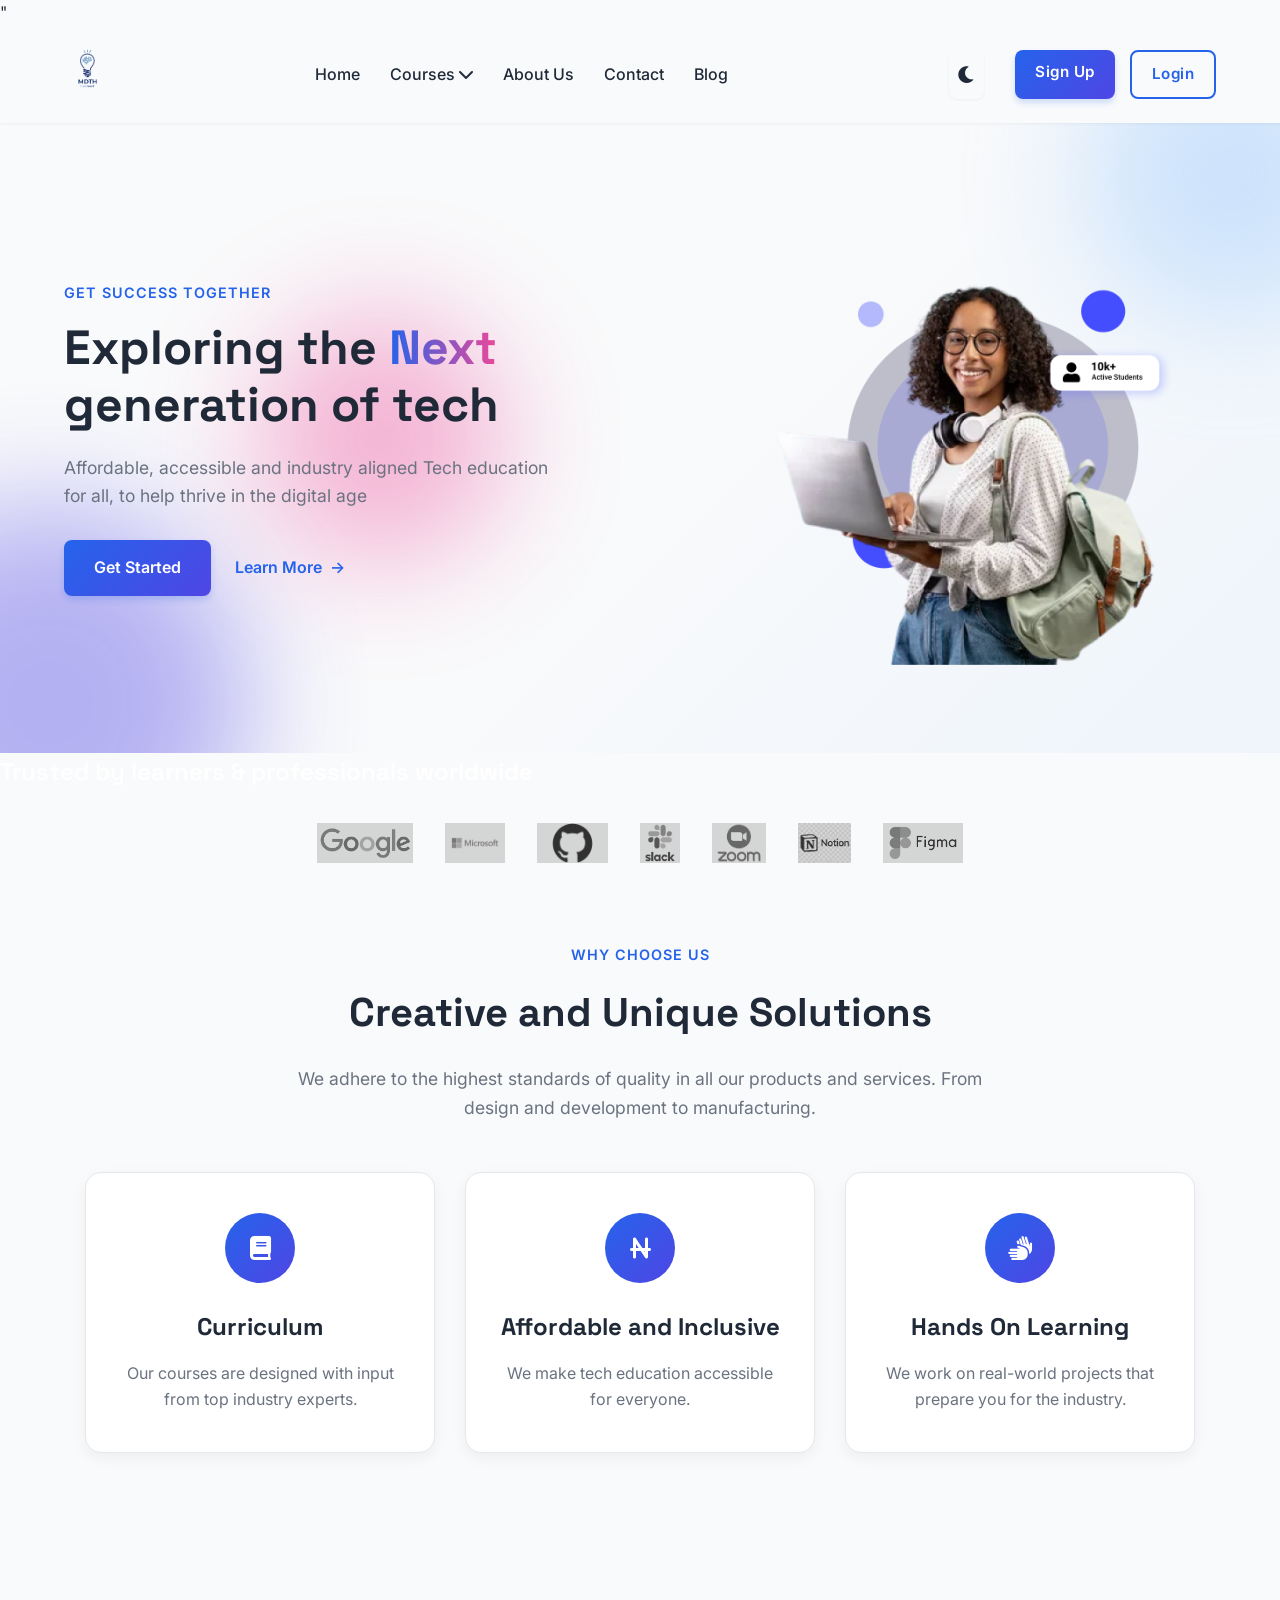
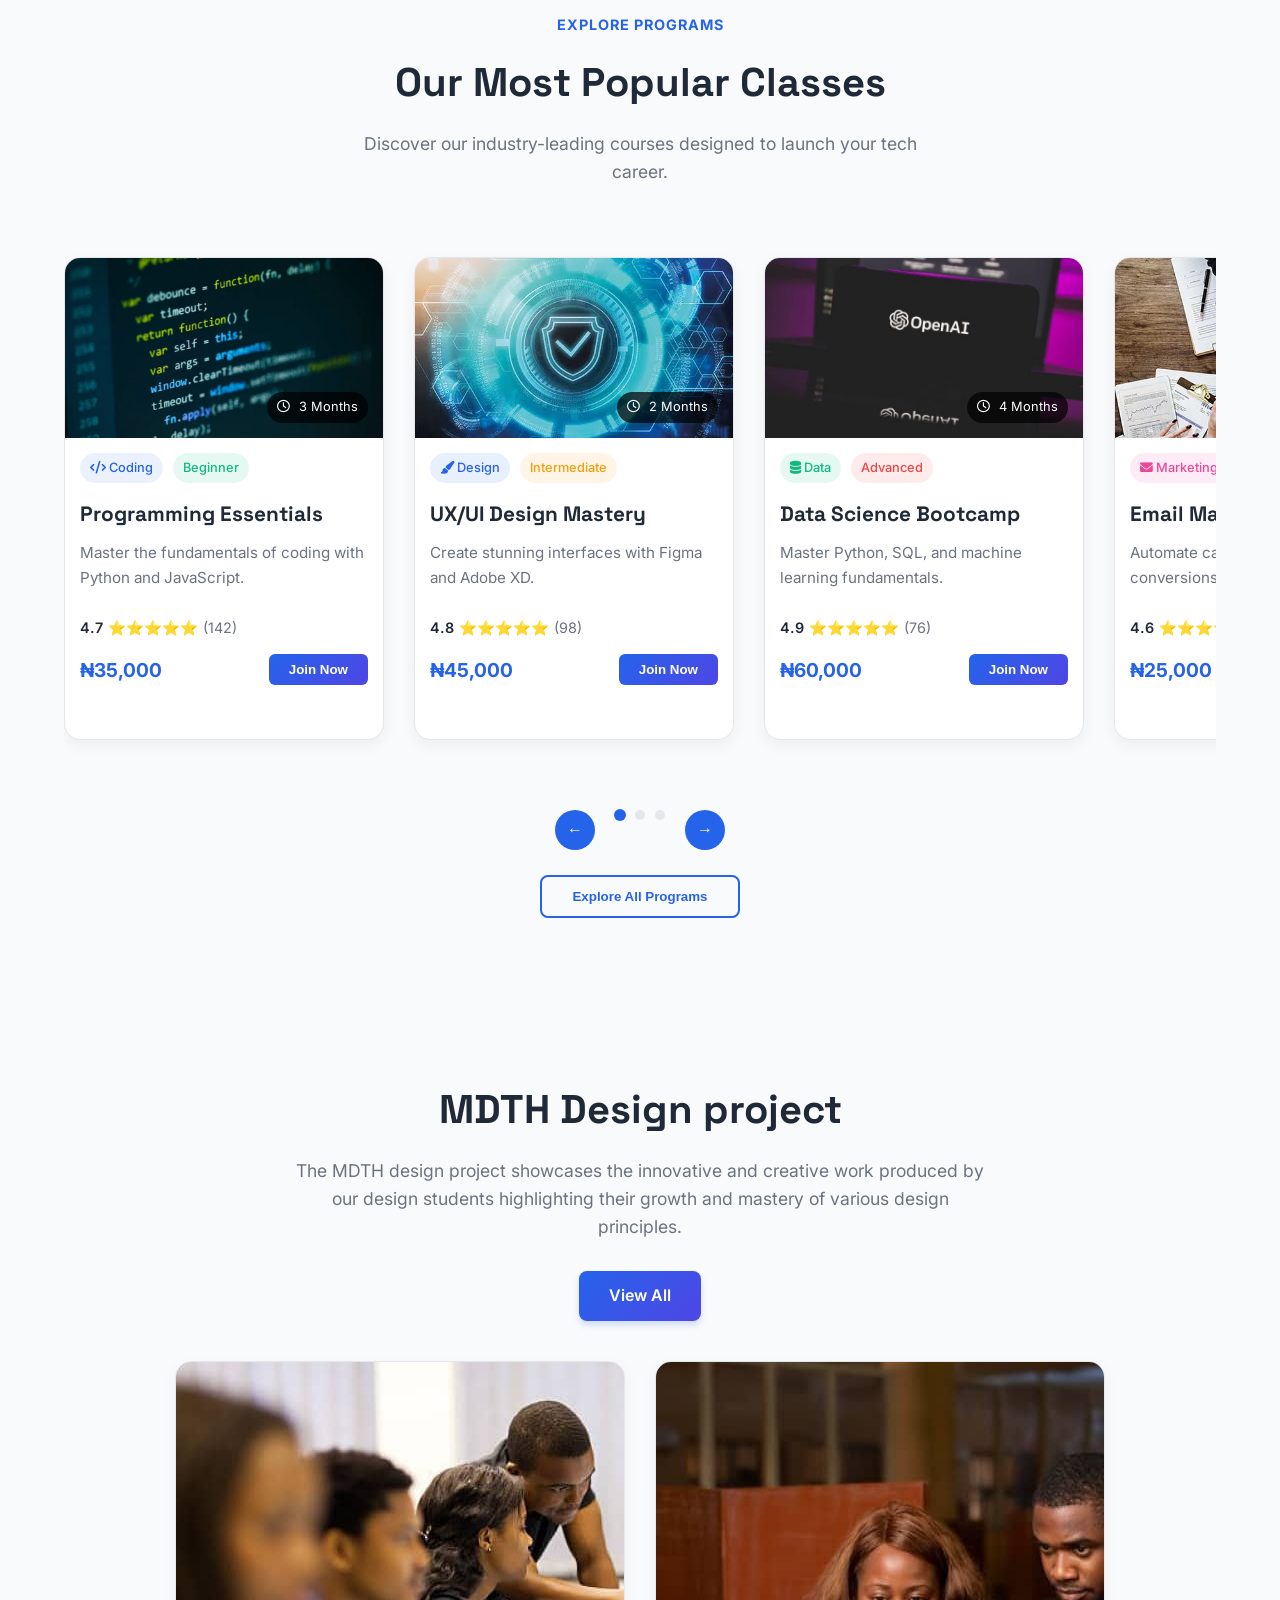
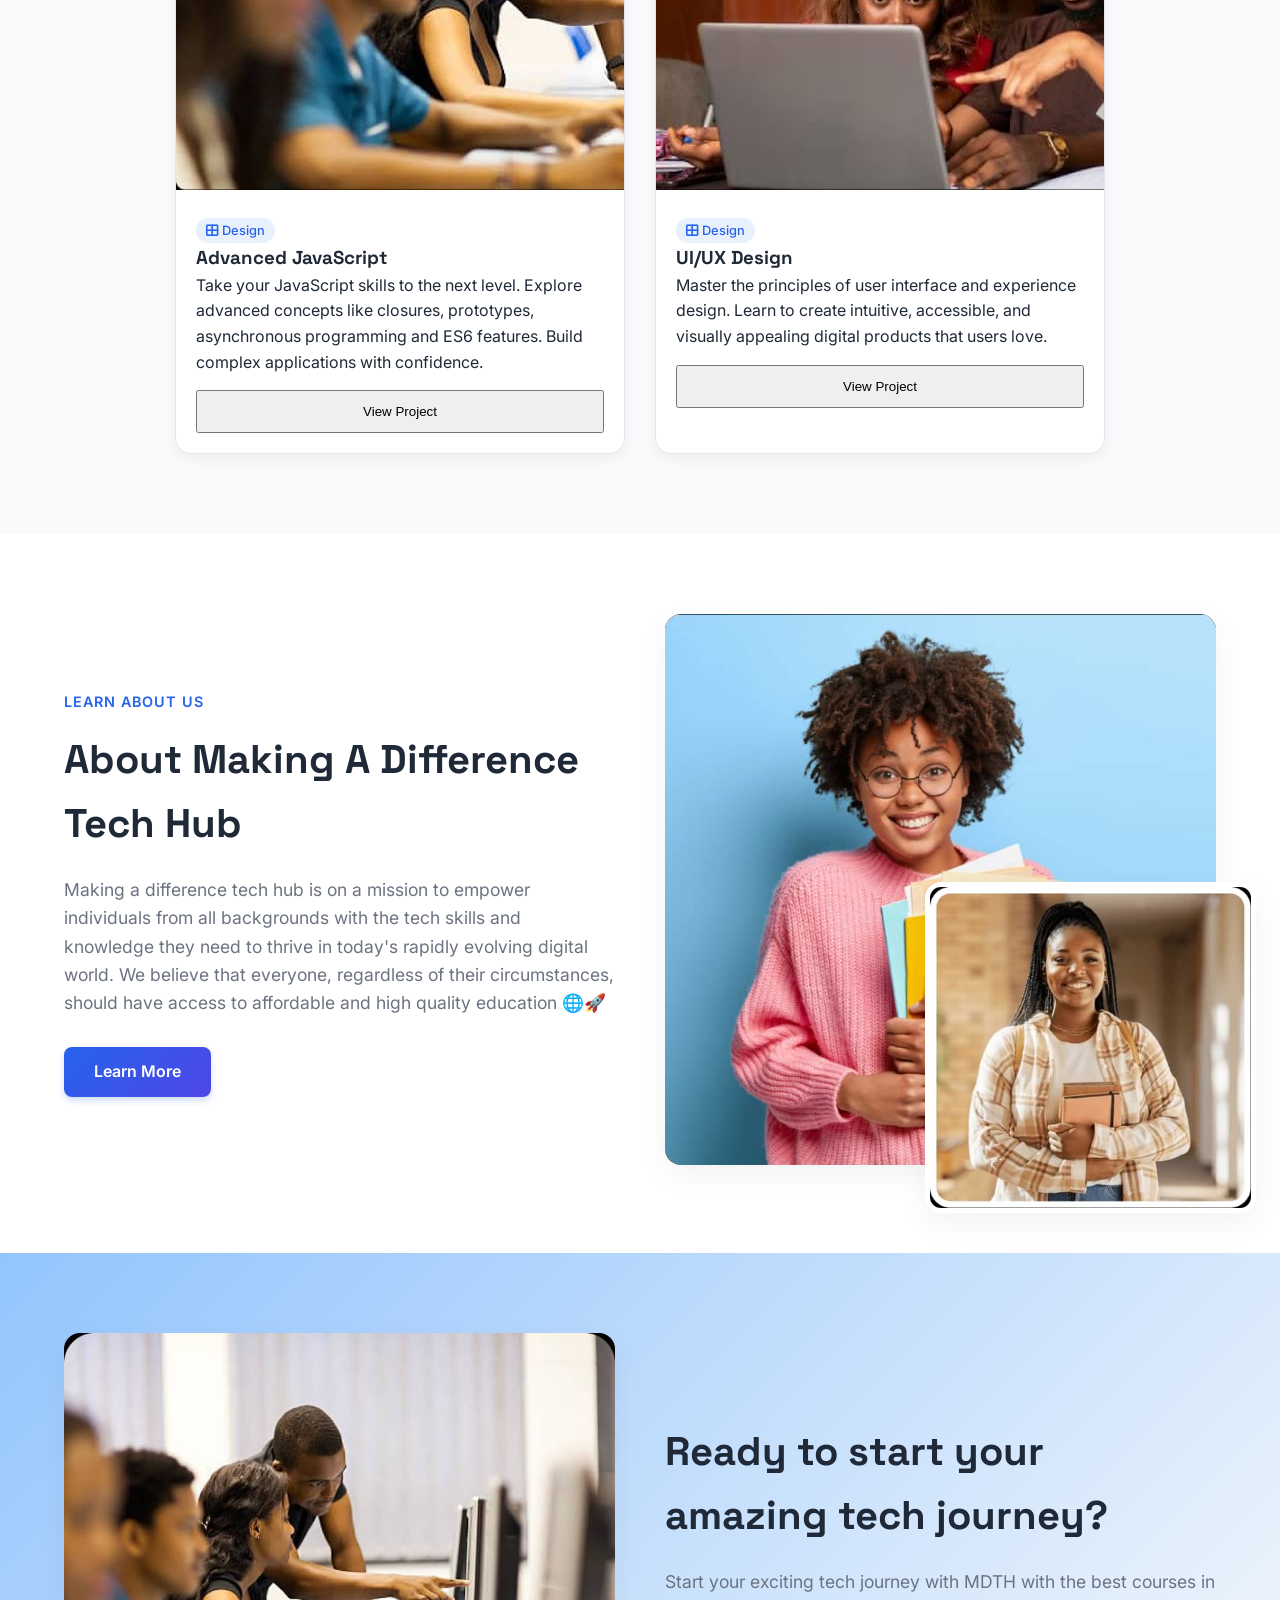
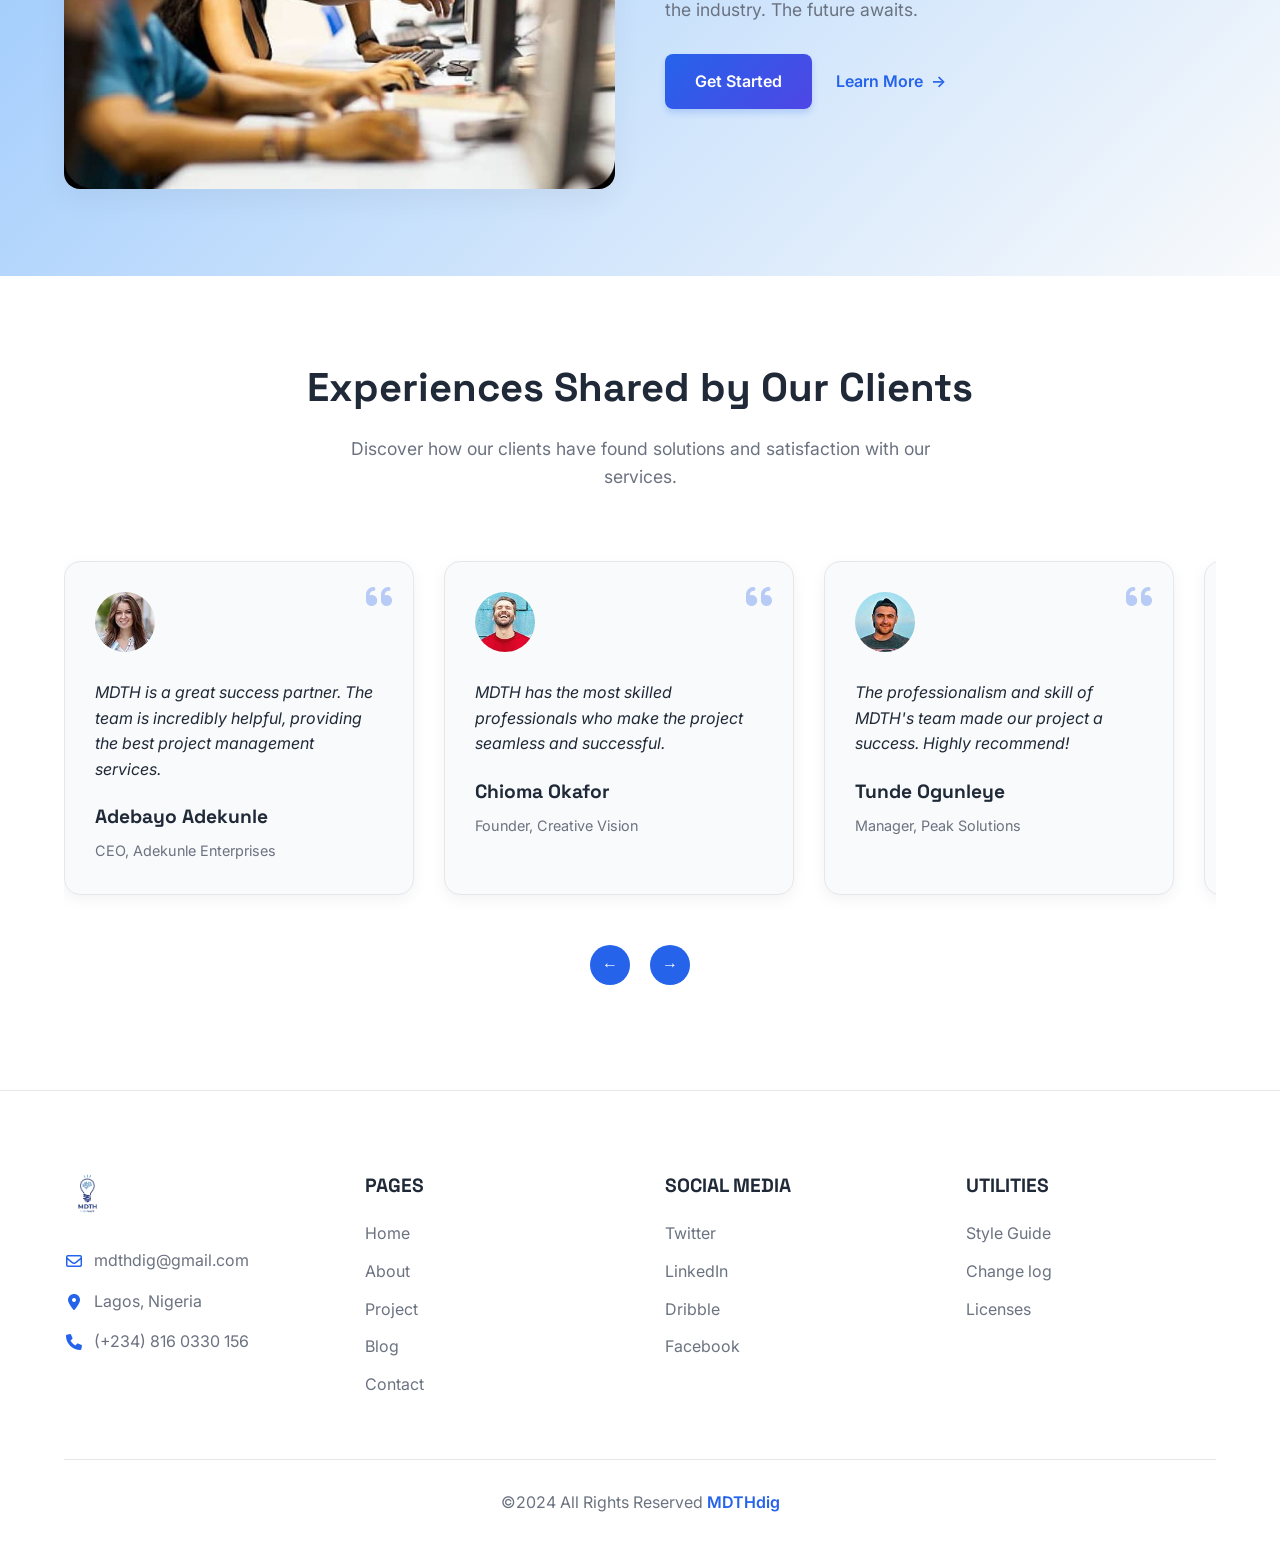
<file: index.html>
<!DOCTYPE html>
<html lang="en">
<head>
    <meta charset="UTF-8">
    <meta name="viewport" content="width=device-width, initial-scale=1.0">
    <meta name="description" content="MDTH - Affordable, accessible online tech courses to help you thrive in the digital age. Industry-aligned training in next-gen technologies for career success.">
    <meta name="keywords" content="online tech courses, affordable tech education, digital skills training, industry-aligned courses, next-generation technology, coding bootcamp, web development, data science, AI courses, career advancement">
    <meta name="author" content="MDTH">
    <meta name="robots" content="index, follow">
    <meta property="og:title" content="MDTH | Affordable Online Tech Courses for the Digital Age">
    <meta property="og:description" content="Get industry-relevant tech skills with MDTH's affordable online courses. Learn next-generation technologies and advance your career.">
    <meta property="og:type" content="website">
    <meta property="og:url" content="https://www.mdth.com">
    <meta property="og:image" content="https://www.mdth.com/images/mdth-social-share.jpg">
    
    <!-- Canonical URL -->
    <link rel="canonical" href="https://www.mdth.com">
    
    <!-- Favicon -->
    <link rel="icon" href="images/MDTH LOGO.jpg" type="image/x-icon">
    <link rel="apple-touch-icon" href="/apple-touch-icon.png">
    
    <title>MDTH Digital World | Learn Next-Gen Skills for Career Success</title>
    
    <!-- Preload Resources -->
    <link rel="preload" href="https://fonts.googleapis.com/css2?family=Inter:wght@400;500;600;700&family=Space+Grotesk:wght@500;700&display=swap" as="style">

    <link rel="stylesheet" href="css/styles.css" as="style">"
    
    <!-- Fonts -->
    <link href="https://fonts.googleapis.com/css2?family=Inter:wght@400;500;600;700&family=Space+Grotesk:wght@500;700&display=swap" rel="stylesheet">
    <link rel="stylesheet" href="https://cdnjs.cloudflare.com/ajax/libs/font-awesome/6.0.0-beta3/css/all.min.css">
    
    <!-- Schema Markup -->
    <script type="application/ld+json">
    {
      "@context": "https://schema.org",
      "@type": "EducationalOrganization",
      "name": "MDTH",
      "url": "https://www.mdth.com",
      "description": "Affordable, accessible tech education platform offering industry-aligned courses in next-generation technologies",
      "founder": {
        "@type": "Person",
        "name": "MDTH Team"
      },
      "sameAs": [
        "https://facebook.com/mdth",
        "https://twitter.com/mdth",
        "https://linkedin.com/company/mdth"
      ]
    }
    </script>
    
   
</head>
<body>
    <body>
  <nav class="navbar">
    <div class="logo">
        <a href="#">
            <img src="images/MDTH_LOGO-removebg-preview.png" alt="MDTH Logo">
        </a>
    </div>
    
    <ul class="nav-links" id="mainNav">
        <li><a href="#home">Home</a></li>
        <li class="dropdown">
            <a href="#courses">Courses <i class="fas fa-chevron-down"></i></a>
            <ul class="dropdown-menu">
                <li><a href="web-development.html">Web Development</a></li>
                <li><a href="#data-science">Data Science</a></li>
                <li><a href="#ui-ux">UI/UX Design</a></li>
                <li><a href="#digital-marketing">Digital Marketing</a></li>
            </ul>
        </li>
        <li><a href="#about">About Us</a></li>
        <li><a href="#contact">Contact</a></li>
        <li><a href="#blog">Blog</a></li>
    </ul>
    
    <div class="auth-buttons">
        <!-- Dark Mode Toggle for Desktop -->
        <button id="desktopThemeToggle" class="theme-toggle">
            <i class="fas fa-moon"></i>
        </button>
        <a href="signup.html" class="btn btn-signup">Sign Up</a>
        <a href="login.html" class="btn btn-login">Login</a>
    </div>
    
    <!-- Hamburger Icon -->
    <div class="hamburger" id="hamburgerBtn">
        <span class="bar"></span>
        <span class="bar"></span>
        <span class="bar"></span>
    </div>
</nav>

<!-- Side Menu (hidden by default) -->
<div class="side-menu" id="sideMenu">
    <div class="side-menu-header">
        <img src="images/MDTH_LOGO-removebg-preview.png" alt="Logo" class="side-menu-logo">
        <div class="cancel-icon" id="closeMenuBtn">
            <span>&times;</span>
        </div>
    </div>
    <hr class="menu-separator">
    <div class="theme-switcher">
        <p>Switch Theme</p>
        <button id="themeToggle" class="theme-icon">
            <i class="fas fa-moon"></i>
        </button>
    </div>
    <ul class="mobile-nav-links">
        <li><a href="#home">Home</a></li>
        <li class="mobile-dropdown">
            <a href="#courses" class="dropdown-toggle">Courses <i class="fas fa-chevron-down"></i></a>
            <ul class="mobile-dropdown-menu">
                <li><a href="web-development.html">Web Development</a></li>
                <li><a href="#data-science">Data Science</a></li>
                <li><a href="#ui-ux">UI/UX Design</a></li>
                <li><a href="#digital-marketing">Digital Marketing</a></li>
            </ul>
        </li>
        <li><a href="#about">About Us</a></li>
        <li><a href="#contact">Contact</a></li>
        <li><a href="#blog">Blog</a></li>
    </ul>
    <div class="mobile-auth-buttons">
        <a href="signup.html" class="btn btn-signup">Sign Up</a>
        <a href="login.html" class="btn btn-login">Login</a>
    </div>
    <hr class="menu-separator">
</div>

    <!-- Hero Section -->
    <section class="hero">
        <!-- Decorative Circles -->
        <div class="decorative-circle circle-1"></div>
        <div class="decorative-circle circle-2"></div>
        <div class="decorative-circle circle-3"></div>
        
        <div class="hero-content">
            <p>Get Success Together</p>
            <h1>Exploring the <span>Next</span> generation of tech</h1>
            <p>Affordable, accessible and industry aligned Tech education for all, to help thrive in the digital age</p>
            <a href="get-started.html" class="btn-get-started">Get Started</a>
            <a href="#learn-more" class="learn-more">
                Learn More <span class="arrow">&rarr;</span>
            </a>
        </div>
        <div class="hero-image">
            <img src="images/hero-image.png" alt="People learning tech skills">
        </div>
    </section>
<!-- Trusted By Section -->
<section class="trusted-by">
  <h2 class="trusted-title">Trusted by learners & professionals worldwide</h2>
  <div class="brand-logos">
    <img src="images/google logo.png" alt="Google" />
    <img src="images/microsoft-logo.png" alt="Microsoft" />
    <img src="images/github.png" alt="GitHub" />
    <img src="images/slack.png" alt="Slack" />
    <img src="images/zoom.png" alt="Zoom" />
    <img src="images/notion.png" alt="Notion" />
    <img src="images/figma.png" alt="Figma" />
  </div>
</section>



    <!-- Features Section -->
    <section class="creative-solutions">
        <div class="container">
            <p1>Why Choose Us</p1>
            <h2>Creative and Unique Solutions</h2>
            <p>We adhere to the highest standards of quality in all our products and services. From design and development to manufacturing.</p>
            <!-- Icon Boxes -->
            <div class="icon-boxes">
                <div class="icon-box">
                    <div class="icon">
                        <i class="fas fa-book"></i> <!-- Font Awesome icon for Curriculum -->
                    </div>
                    <h3>Curriculum</h3>
                    <p>Our courses are designed with input from top industry experts.</p>
                </div>
                <div class="icon-box">
                    <div class="icon">
                        <i class="fas fa-naira-sign"></i> <!-- Font Awesome icon for Affordable -->
                    </div>
                    <h3>Affordable and Inclusive</h3>
                    <p>We make tech education accessible for everyone.</p>
                </div>
                <div class="icon-box">
                    <div class="icon">
                        <i class="fas fa-hands"></i> <!-- Font Awesome icon for Hands On -->
                    </div>
                    <h3>Hands On Learning</h3>
                    <p>We work on real-world projects that prepare you for the industry.</p>
                </div>
            </div>
        </div>
    </section>

    <!-- Courses Section -->
<div class="courses-section">
    <div class="head-course">
        <p class="Exp"><b>Explore Programs</b></p>
        <h2 class="section-title">Our Most Popular Classes</h2>
        <p class="section-description">
            Discover our industry-leading courses designed to launch your tech career.
        </p>
    </div>
    
    <div class="slider-container">
        <div class="courses-slider">
            <!-- Course Card 1 -->
            <div class="course-card">
                <div class="course-image">
                    <img src="images/program 1 image.png" alt="Programming Essentials">
                    <span class="course-duration"><i class="fa-regular fa-clock"></i> 3 Months</span>
                </div>
                <div class="course-tags">
                    <span class="tag coding-tag">
                        <i class="fas fa-code"></i> Coding
                    </span>                    
                    <span class="tag beginner-tag">Beginner</span>
                </div>
                <div class="course-content">
                    <h3 class="course-title">Programming Essentials</h3>
                    <p class="course-description">
                        Master the fundamentals of coding with Python and JavaScript.
                    </p>
                    <div class="course-rating"><span>4.7</span>⭐⭐⭐⭐⭐ <span1>(142)</span1></div> 
                    <div class="course-footer">
                        <span class="course-price">₦35,000</span>
                        <button class="join-now-btn">Join Now</button>
                    </div>
                </div>
            </div>

            <!-- Course Card 2 -->
            <div class="course-card">
                <div class="course-image">
                    <img src="images/program 2 image.jpg" alt="UX/UI Design Essentials">
                    <span class="course-duration"><i class="fa-regular fa-clock"></i> 2 Months</span>
                </div>
                <div class="course-tags">
                    <span class="tag design-tag">
                        <i class="fas fa-paint-brush"></i> Design
                    </span>                    
                    <span class="tag intermediate-tag">Intermediate</span>
                </div>
                <div class="course-content">
                    <h3 class="course-title">UX/UI Design Mastery</h3>
                    <p class="course-description">
                        Create stunning interfaces with Figma and Adobe XD.
                    </p>
                    <div class="course-rating"><span>4.8</span>⭐⭐⭐⭐⭐ <span1>(98)</span1></div> 
                    <div class="course-footer">
                        <span class="course-price">₦45,000</span>
                        <button class="join-now-btn">Join Now</button>
                    </div>
                </div>
            </div>

            <!-- Course Card 3 -->
            <div class="course-card">
                <div class="course-image">
                    <img src="images/program 3 image .jpg" alt="Data Analytics Essentials">
                    <span class="course-duration"><i class="fa-regular fa-clock"></i> 4 Months</span>
                </div>
                <div class="course-tags">
                    <span class="tag data-tag">
                        <i class="fas fa-database"></i> Data
                    </span>                    
                    <span class="tag advanced-tag">Advanced</span>
                </div>
                <div class="course-content">
                    <h3 class="course-title">Data Science Bootcamp</h3>
                    <p class="course-description">
                        Master Python, SQL, and machine learning fundamentals.
                    </p>
                    <div class="course-rating"><span>4.9</span>⭐⭐⭐⭐⭐ <span1>(76)</span1></div> 
                    <div class="course-footer">
                        <span class="course-price">₦60,000</span>
                        <button class="join-now-btn">Join Now</button>
                    </div>
                </div>
            </div>

            <!-- Course Card 4 -->
            <div class="course-card">
                <div class="course-image">
                    <img src="images/program image 4.jpg" alt="Email Marketing">
                    <span class="course-duration"><i class="fa-regular fa-clock"></i> 6 Weeks</span>
                </div>
                <div class="course-tags">
                    <span class="tag marketing-tag">
                        <i class="fas fa-envelope"></i> Marketing
                    </span>                    
                    <span class="tag beginner-tag">Beginner</span>
                </div>
                <div class="course-content">
                    <h3 class="course-title">Email Marketing Pro</h3>
                    <p class="course-description">
                        Automate campaigns and boost conversions with Mailchimp.
                    </p>
                    <div class="course-rating"><span>4.6</span>⭐⭐⭐⭐⭐ <span1>(88)</span1></div> 
                    <div class="course-footer">
                        <span class="course-price">₦25,000</span>
                        <button class="join-now-btn">Join Now</button>
                    </div>
                </div>
            </div>

            <!-- Course Card 5 -->
            <div class="course-card">
                <div class="course-image">
                    <img src="images/program image 7.jpg" alt="Social Media Marketing">
                    <span class="course-duration"><i class="fa-regular fa-clock"></i> 8 Weeks</span>
                </div>
                <div class="course-tags">
                    <span class="tag marketing-tag">
                        <i class="fas fa-hashtag"></i> Marketing
                    </span>                    
                    <span class="tag intermediate-tag">Intermediate</span>
                </div>
                <div class="course-content">
                    <h3 class="course-title">Social Media Mastery</h3>
                    <p class="course-description">
                        Grow brands with Facebook, Instagram, and TikTok strategies.
                    </p>
                    <div class="course-rating"><span>4.5</span>⭐⭐⭐⭐⭐ <span1>(112)</span1></div> 
                    <div class="course-footer">
                        <span class="course-price">₦32,000</span>
                        <button class="join-now-btn">Join Now</button>
                    </div>
                </div>
            </div>

            <!-- Course Card 6 -->
            <div class="course-card">
                <div class="course-image">
                    <img src="images/program image 5.jpg" alt="Cybersecurity">
                    <span class="course-duration"><i class="fa-regular fa-clock"></i> 3 Months</span>
                </div>
                <div class="course-tags">
                    <span class="tag security-tag">
                        <i class="fas fa-shield-alt"></i> Security
                    </span>                    
                    <span class="tag advanced-tag">Advanced</span>
                </div>
                <div class="course-content">
                    <h3 class="course-title">Cybersecurity Fundamentals</h3>
                    <p class="course-description">
                        Protect systems from threats and vulnerabilities.
                    </p>
                    <div class="course-rating"><span>4.7</span>⭐⭐⭐⭐⭐ <span1>(64)</span1></div> 
                    <div class="course-footer">
                        <span class="course-price">₦55,000</span>
                        <button class="join-now-btn">Join Now</button>
                    </div>
                </div>
            </div>

            <!-- Course Card 7 -->
            <div class="course-card">
                <div class="course-image">
                    <img src="images/program image 6.jpg" alt="Cloud Computing">
                    <span class="course-duration"><i class="fa-regular fa-clock"></i> 10 Weeks</span>
                </div>
                <div class="course-tags">
                    <span class="tag cloud-tag">
                        <i class="fas fa-cloud"></i> Cloud
                    </span>                    
                    <span class="tag intermediate-tag">Intermediate</span>
                </div>
                <div class="course-content">
                    <h3 class="course-title">AWS Cloud Practitioner</h3>
                    <p class="course-description">
                        Master Amazon Web Services infrastructure and deployment.
                    </p>
                    <div class="course-rating"><span>4.8</span>⭐⭐⭐⭐⭐ <span1>(53)</span1></div> 
                    <div class="course-footer">
                        <span class="course-price">₦48,000</span>
                        <button class="join-now-btn">Join Now</button>
                    </div>
                </div>
            </div>
        </div>
    </div>

    <!-- Slider Controls -->
    <div class="slider-controls">
        <button class="slider-arrow prev-arrow">&larr;</button>
        <div class="slider-indicators"></div>
        <button class="slider-arrow next-arrow">&rarr;</button>
    </div>



        <!-- Explore All Programs Button -->
        <button class="explore-btn">Explore All Programs</button>
    </div>

    <!-- Projects Section -->
    <header class="header">
        <div class="header-content">
            <h1>MDTH Design project</h1>
            <p>
                The MDTH design project showcases the innovative and creative work produced by our
                design students highlighting their growth and mastery of various design principles.
            </p>
        </div>
        <a href="view-all.html" class="btn-view-all">View All</a>
    </header>

    <section class="courses">
        <div class="course-card">
            <img src="images/course image 1.jpg" alt="Advanced JavaScript">
            <div class="course-info">
                <span class="tag design-tag">
                    <i class="fas fa-th-large"></i> Design
                </span> 
                <h3>Advanced JavaScript</h3>
                <p>
                    Take your JavaScript skills to the next level. Explore advanced concepts like closures,
                    prototypes, asynchronous programming and ES6 features. Build complex applications with confidence.
                </p>
                <button>View Project</button>
            </div>
        </div>
        <div class="course-card">
            <img src="images/course image 2.jpg" alt="UI/UX Design">
            <div class="course-info">
                <span class="tag design-tag">
                    <i class="fas fa-th-large"></i> Design
                </span> 
                <h3>UI/UX Design</h3>
                <p>
                    Master the principles of user interface and experience design. Learn to create intuitive,
                    accessible, and visually appealing digital products that users love.
                </p>
                <button>View Project</button>
            </div>
        </div>
    </section>

    <!-- About Us Section -->
    <section class="about">
        <div class="about-text">
            <p class="learn-about"><span>Learn about us</span></p>
            <h2>About Making A Difference Tech Hub</h2>
            <p>
                Making a difference tech hub is on a mission to empower individuals from all backgrounds with the tech skills and
                knowledge they need to thrive in today's rapidly evolving digital world. We believe that everyone, regardless
                of their circumstances, should have access to affordable and high quality education 🌐🚀
            </p>
            <a href="#" class="about-btn">Learn More</a>
        </div>
        <div class="about-images">
            <img src="images/Smiling Student.jpg" alt="Smiling Student" class="main-image">
            <img src="images/Student with Books.jpg" alt="Student with Books" class="overlay-image">
        </div>
    </section>

    <!-- Call-to-Action Section -->
    <section class="cta">
        <div class="cta-image">
            <img src="images/Students Learning.jpg" alt="Students Learning">
        </div>
        <div class="cta-text">
            <h2>Ready to start your amazing tech journey?</h2>
            <p>Start your exciting tech journey with MDTH with the best courses in the industry. The future awaits.</p>
            <a href="get-started.html" class="btn-get-started">Get Started</a>
            <a href="#learn-more" class="learn-more">
                Learn More <span class="arrow">&rarr;</span>
            </a>
        </div>
    </section>

    <!-- Testimonials Section -->
    <section class="testimonial-section">
        <h2>Experiences Shared by Our Clients</h2>
        <p>Discover how our clients have found solutions and satisfaction with our services.</p>
        <div class="testimonial-slider">
            <div class="testimonial-card">
                <i class="fa-solid fa-quote-left quote-icon"></i>
                <img src="images/testimonial-1.jpg" alt="Adebayo Adekunle" class="testimonial-img">
                <p>MDTH is a great success partner. The team is incredibly helpful, providing the best project management services.</p>
                <h4>Adebayo Adekunle</h4>
                <span>CEO, Adekunle Enterprises</span>
            </div>
            <div class="testimonial-card">
                <i class="fa-solid fa-quote-left quote-icon"></i>
                <img src="images/testimonial-2.jpg" alt="Chioma Okafor" class="testimonial-img">
                <p>MDTH has the most skilled professionals who make the project seamless and successful.</p>
                <h4>Chioma Okafor</h4>
                <span>Founder, Creative Vision</span>
            </div>
            <div class="testimonial-card">
                <i class="fa-solid fa-quote-left quote-icon"></i>
                <img src="images/testimonial-3.jpg" alt="Tunde Ogunleye" class="testimonial-img">
                <p>The professionalism and skill of MDTH's team made our project a success. Highly recommend!</p>
                <h4>Tunde Ogunleye</h4>
                <span>Manager, Peak Solutions</span>
            </div>
            <div class="testimonial-card">
                <i class="fa-solid fa-quote-left quote-icon"></i>
                <img src="images/testimonial-4.jpg" alt="Aisha Bello" class="testimonial-img">
                <p>The team at MDTH went above and beyond to meet our goals. The results were outstanding!</p>
                <h4>Aisha Bello</h4>
                <span>Director, Bello Consulting</span>
            </div>
        </div>

        <div class="slider-controls">
            <button id="prev-btn">&larr;</button>
            <button id="next-btn">&rarr;</button>
        </div>
    </section>

    <!-- Footer -->
    <footer class="footer">
        <div class="footer-container">
            <div class="footer-contact">
                <img src="images/MDTH_LOGO-removebg-preview.png" alt="MDTH Logo" class="logo-image-footer">
                <p><i class="fa-regular fa-envelope"></i> mdthdig@gmail.com</p>
                <p><i class="fa-solid fa-location-dot"></i> Lagos, Nigeria</p>
                <p><i class="fa-solid fa-phone"></i> (+234) 816 0330 156</p>
            </div>
            <div class="footer-links">
                <h4>PAGES</h4>
                <ul>
                    <li><a href="#">Home</a></li>
                    <li><a href="/about.html">About</a></li>
                    <li><a href="#">Project</a></li>
                    <li><a href="#">Blog</a></li>
                    <li><a href="#">Contact</a></li>
                </ul>
            </div>
            <div class="footer-links">
                <h4>SOCIAL MEDIA</h4>
                <ul>
                    <li><a href="#">Twitter</a></li>
                    <li><a href="#">LinkedIn</a></li>
                    <li><a href="#">Dribble</a></li>
                    <li><a href="#">Facebook</a></li>
                </ul>
            </div>
            <div class="footer-links">
                <h4>UTILITIES</h4>
                <ul>
                    <li><a href="#">Style Guide</a></li>
                    <li><a href="#">Change log</a></li>
                    <li><a href="#">Licenses</a></li>
                </ul>
            </div>
        </div>
        <div class="footer-bottom">
            <p>&copy;2024 All Rights Reserved <span>MDTHdig</span></p>
        </div>
    </footer>

    <script>"js/script.js" </script>
    <script>
            document.addEventListener('DOMContentLoaded', function() {
        // Mobile Menu Toggle
        const hamburgerBtn = document.getElementById('hamburgerBtn');
        const closeMenuBtn = document.getElementById('closeMenuBtn');
        const sideMenu = document.getElementById('sideMenu');
        
        hamburgerBtn.addEventListener('click', function() {
            sideMenu.classList.add('active');
            document.body.style.overflow = 'hidden';
            hamburgerBtn.classList.add('active');
        });
        
        closeMenuBtn.addEventListener('click', function() {
            sideMenu.classList.remove('active');
            document.body.style.overflow = 'auto';
            hamburgerBtn.classList.remove('active');
        });
        
        // Mobile Dropdown Toggle
        const dropdownToggles = document.querySelectorAll('.dropdown-toggle');
        dropdownToggles.forEach(toggle => {
            toggle.addEventListener('click', function(e) {
                e.preventDefault();
                const dropdownMenu = this.nextElementSibling;
                dropdownMenu.classList.toggle('active');
                this.classList.toggle('active');
            });
        });
        
        // Close menu when clicking on a link
        const mobileLinks = document.querySelectorAll('.mobile-nav-links a:not(.dropdown-toggle)');
        mobileLinks.forEach(link => {
            link.addEventListener('click', function() {
                sideMenu.classList.remove('active');
                document.body.style.overflow = 'auto';
                hamburgerBtn.classList.remove('active');
            });
        });
        
        // Desktop Dropdown
        const desktopDropdowns = document.querySelectorAll('.dropdown');
        desktopDropdowns.forEach(dropdown => {
            dropdown.addEventListener('mouseenter', function() {
                if (window.innerWidth > 992) {
                    this.querySelector('.dropdown-menu').style.opacity = '1';
                    this.querySelector('.dropdown-menu').style.visibility = 'visible';
                }
            });
            
            dropdown.addEventListener('mouseleave', function() {
                if (window.innerWidth > 992) {
                    this.querySelector('.dropdown-menu').style.opacity = '0';
                    this.querySelector('.dropdown-menu').style.visibility = 'hidden';
                }
            });
        });
        
        // Close menu when window is resized
        window.addEventListener('resize', function() {
            if (window.innerWidth > 992) {
                sideMenu.classList.remove('active');
                document.body.style.overflow = 'auto';
                hamburgerBtn.classList.remove('active');
            }
        });
    });
    
        // Enhanced slider functionality
    document.addEventListener('DOMContentLoaded', function() {
        const slider = document.querySelector('.courses-slider');
        const prevBtn = document.querySelector('.prev-arrow');
        const nextBtn = document.querySelector('.next-arrow');
        const indicatorsContainer = document.querySelector('.slider-indicators');
        
        // Create indicators based on number of courses
        const courseCards = document.querySelectorAll('.course-card');
        const cardWidth = courseCards[0].offsetWidth + 30; // width + margin
        const visibleCards = Math.floor(slider.offsetWidth / cardWidth);
        const totalSlides = Math.ceil(courseCards.length / visibleCards);
        
        for (let i = 0; i < totalSlides; i++) {
            const indicator = document.createElement('span');
            indicator.classList.add('indicator');
            if (i === 0) indicator.classList.add('active');
            indicator.addEventListener('click', () => goToSlide(i));
            indicatorsContainer.appendChild(indicator);
        }
        
        let currentSlide = 0;
        
        function updateSlider() {
            slider.scrollTo({
                left: currentSlide * slider.offsetWidth,
                behavior: 'smooth'
            });
            
            // Update indicators
            document.querySelectorAll('.indicator').forEach((ind, index) => {
                ind.classList.toggle('active', index === currentSlide);
            });
        }
        
        function goToSlide(slideIndex) {
            currentSlide = slideIndex;
            updateSlider();
        }
        
        prevBtn.addEventListener('click', () => {
            currentSlide = Math.max(0, currentSlide - 1);
            updateSlider();
        });
        
        nextBtn.addEventListener('click', () => {
            currentSlide = Math.min(totalSlides - 1, currentSlide + 1);
            updateSlider();
        });
        
        // Auto-scroll prevention when manually scrolling
        let isScrolling = false;
        slider.addEventListener('scroll', () => {
            if (!isScrolling) {
                window.requestAnimationFrame(() => {
                    const slideIndex = Math.round(slider.scrollLeft / slider.offsetWidth);
                    if (slideIndex !== currentSlide) {
                        currentSlide = slideIndex;
                        document.querySelectorAll('.indicator').forEach((ind, index) => {
                            ind.classList.toggle('active', index === currentSlide);
                        });
                    }
                    isScrolling = false;
                });
            }
            isScrolling = true;
        });
    });
    // Dark Mode Toggle Functionality
const desktopThemeToggle = document.getElementById('desktopThemeToggle');
const mobileThemeToggle = document.getElementById('themeToggle');

function toggleDarkMode() {
    document.body.classList.toggle('dark-mode');
    const isDarkMode = document.body.classList.contains('dark-mode');
    localStorage.setItem('darkMode', isDarkMode);
    
    // Update icon
    const icons = document.querySelectorAll('.theme-toggle, .theme-icon');
    icons.forEach(icon => {
        if (isDarkMode) {
            icon.innerHTML = '<i class="fas fa-sun"></i>';
        } else {
            icon.innerHTML = '<i class="fas fa-moon"></i>';
        }
    });
}

// Check for saved user preference
if (localStorage.getItem('darkMode') === 'true') {
    document.body.classList.add('dark-mode');
    // Set initial icon to sun if dark mode is enabled
    document.querySelectorAll('.theme-toggle, .theme-icon').forEach(icon => {
        icon.innerHTML = '<i class="fas fa-sun"></i>';
    });
}

// Event listeners
desktopThemeToggle.addEventListener('click', toggleDarkMode);
mobileThemeToggle.addEventListener('click', toggleDarkMode);
    </script>

</body>
</html>
</file>
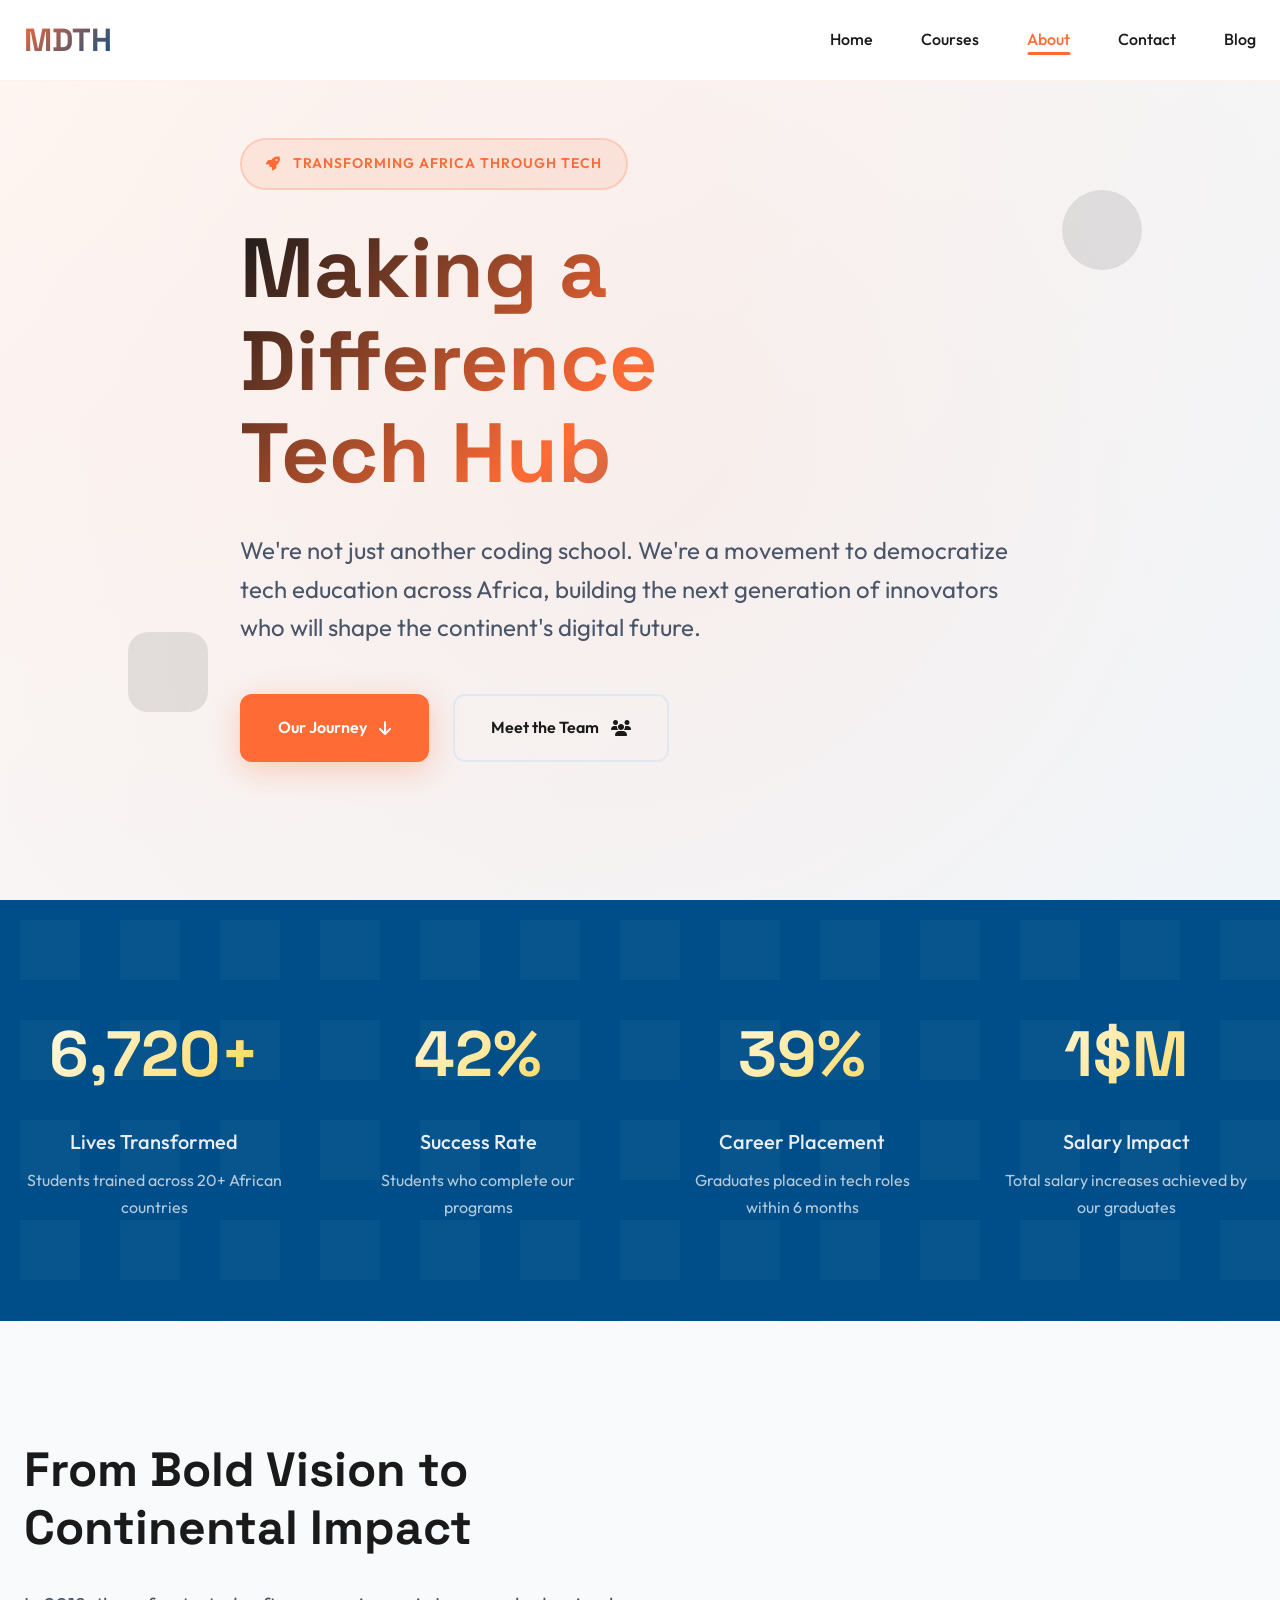
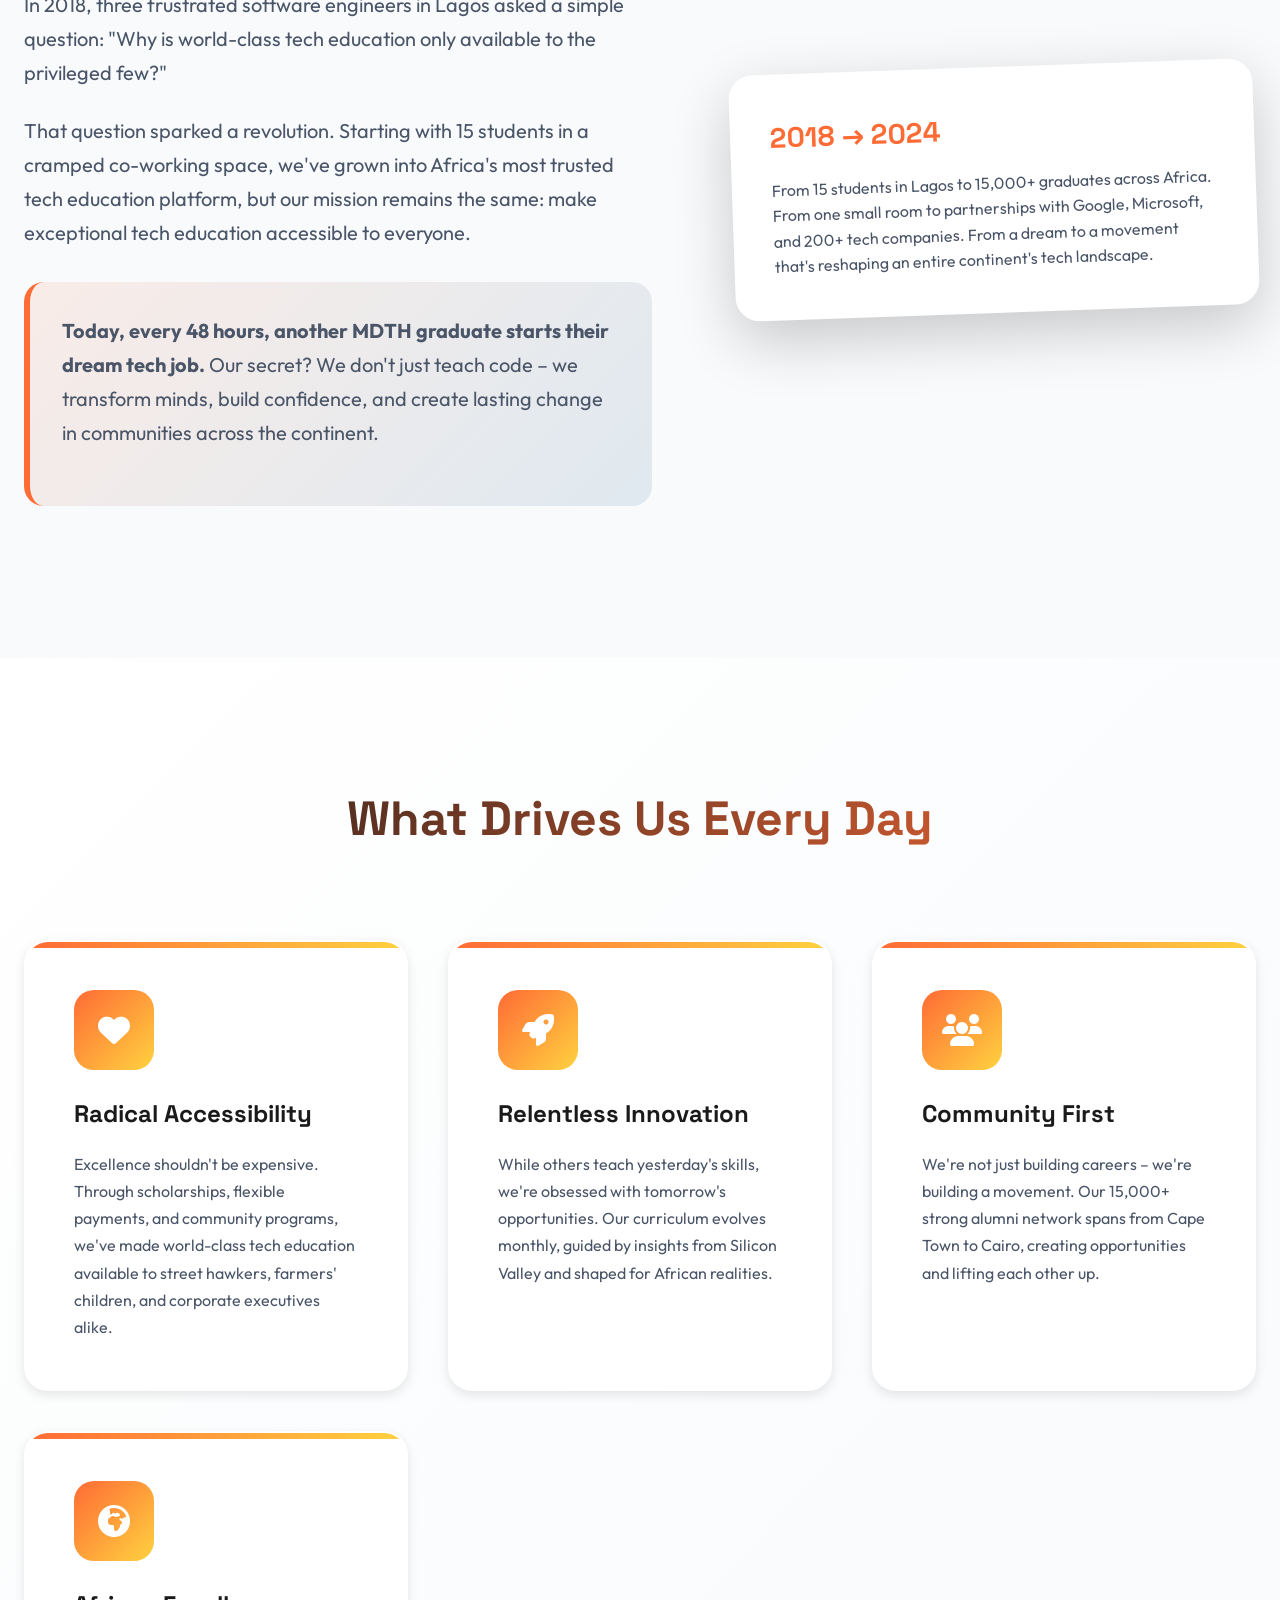
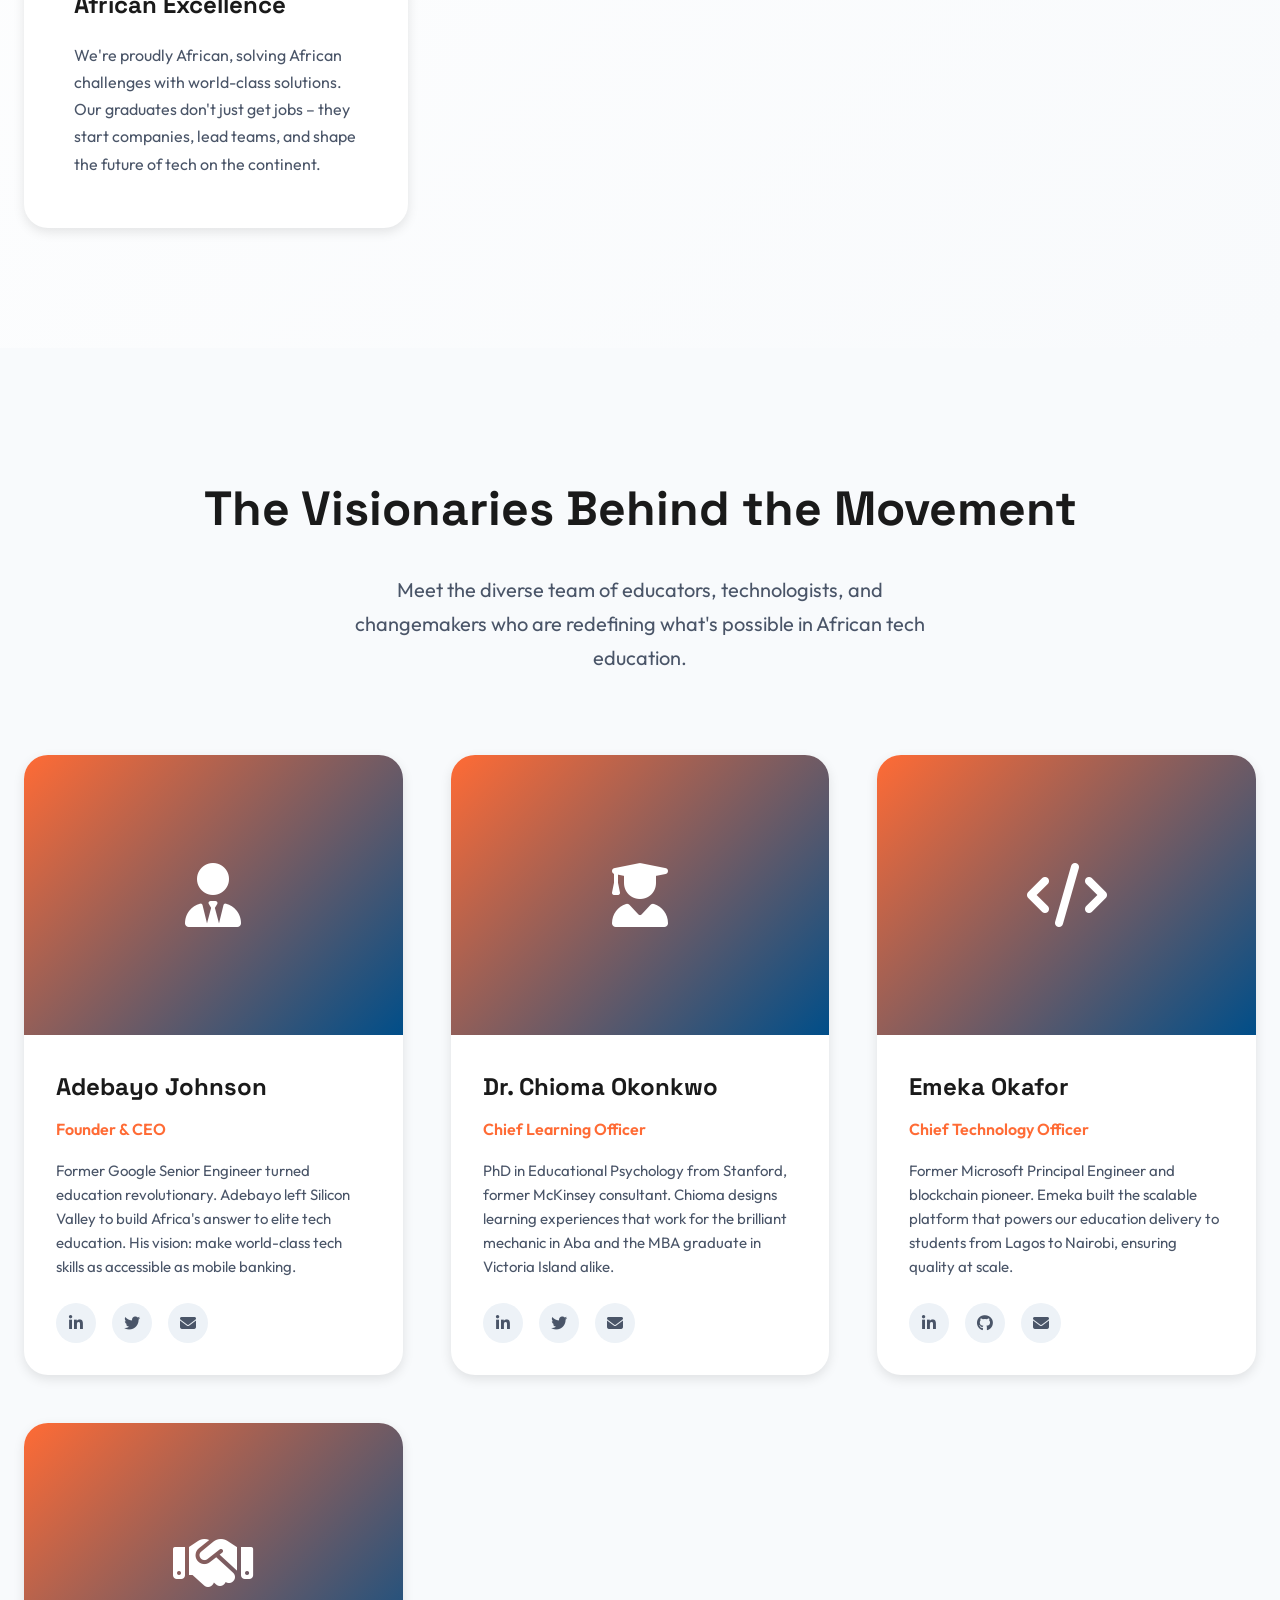
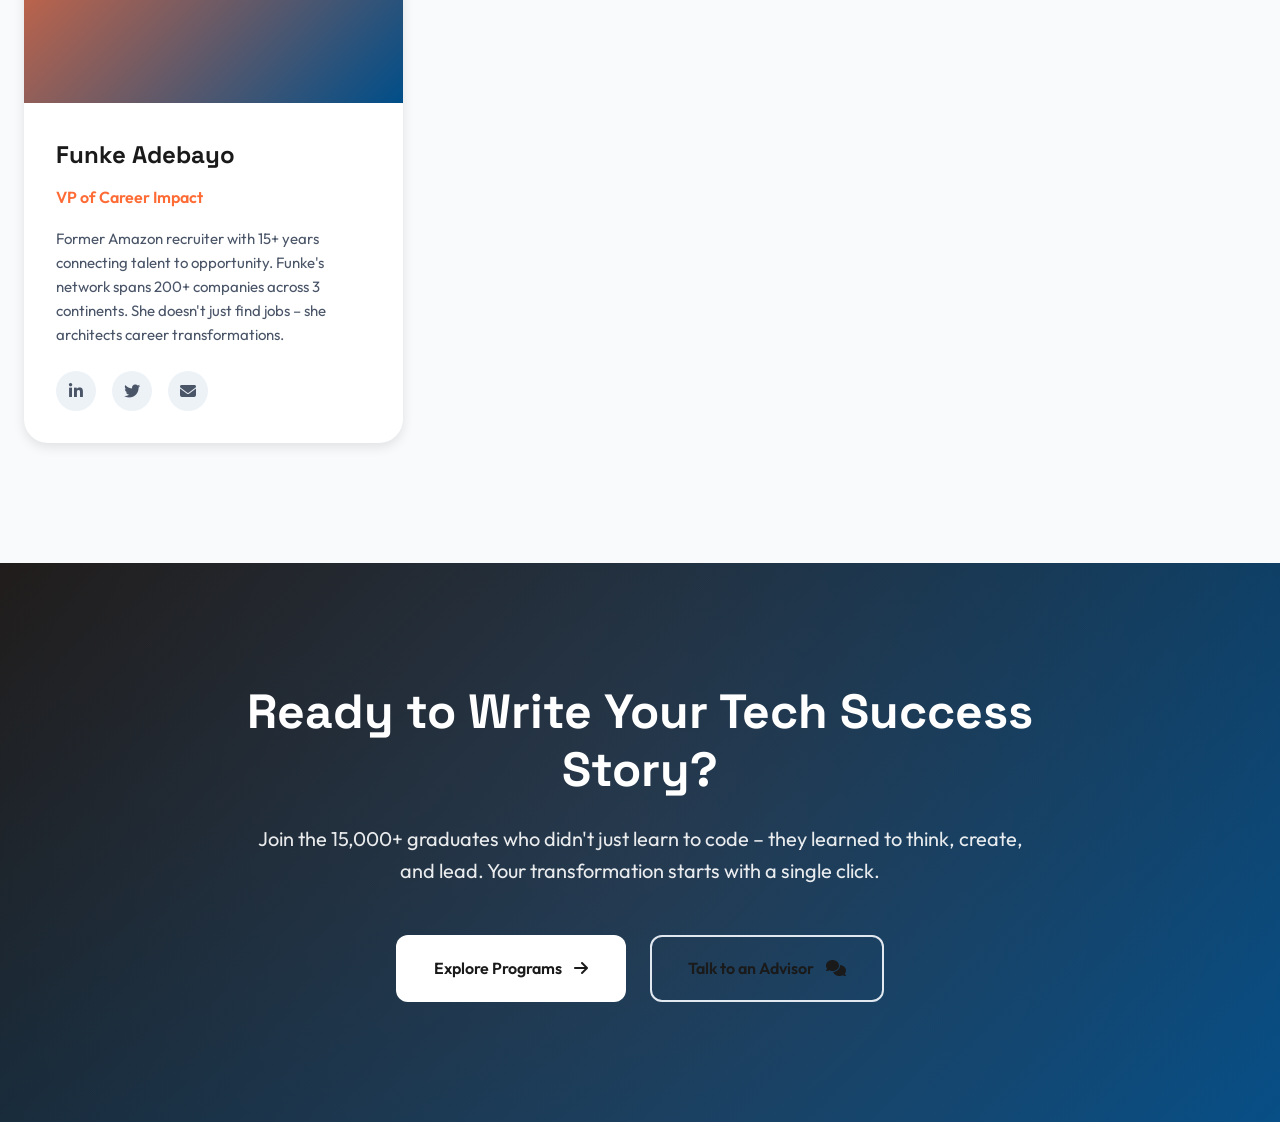
<file: about.html>
<!DOCTYPE html>
<html lang="en">
<head>
    <meta charset="UTF-8">
    <meta name="viewport" content="width=device-width, initial-scale=1.0">
    <title>About MDTH | Making a Difference Tech Hub</title>
    <meta name="description" content="Discover MDTH's journey to transform African tech education through innovation, excellence, and community impact.">
    
    <!-- Fonts -->
    <link rel="preconnect" href="https://fonts.googleapis.com">
    <link rel="preconnect" href="https://fonts.gstatic.com" crossorigin>
    <link href="https://fonts.googleapis.com/css2?family=Outfit:wght@300;400;500;600;700;800;900&family=Space+Grotesk:wght@300;400;500;600;700&display=swap" rel="stylesheet">
    
    <!-- Icons -->
    <link rel="stylesheet" href="https://cdnjs.cloudflare.com/ajax/libs/font-awesome/6.4.0/css/all.min.css">
    
    <style>
        :root {
            --primary: #FF6B35;
            --primary-dark: #E55A2B;
            --secondary: #004E89;
            --accent: #FFD23F;
            --success: #06D6A0;
            --text-primary: #1A1A1A;
            --text-secondary: #4A5568;
            --text-muted: #718096;
            --bg-primary: #FFFFFF;
            --bg-secondary: #F8FAFC;
            --bg-tertiary: #EDF2F7;
            --bg-dark: #2D3748;
            --border: #E2E8F0;
            --shadow-sm: 0 2px 4px rgba(0,0,0,0.05);
            --shadow-md: 0 4px 12px rgba(0,0,0,0.1);
            --shadow-lg: 0 10px 30px rgba(0,0,0,0.15);
            --shadow-xl: 0 20px 60px rgba(0,0,0,0.2);
            --radius-sm: 8px;
            --radius-md: 12px;
            --radius-lg: 20px;
            --radius-xl: 24px;
        }

        * {
            margin: 0;
            padding: 0;
            box-sizing: border-box;
        }

        html {
            scroll-behavior: smooth;
            font-size: 16px;
        }

        body {
            font-family: 'Outfit', -apple-system, BlinkMacSystemFont, sans-serif;
            line-height: 1.7;
            color: var(--text-primary);
            background: var(--bg-primary);
            overflow-x: hidden;
        }

        .container {
            max-width: 1400px;
            margin: 0 auto;
            padding: 0 24px;
        }

        .section-padding {
            padding: 120px 0;
        }

        /* Custom cursor */
        body {
            cursor: url("data:image/svg+xml,%3Csvg xmlns='http://www.w3.org/2000/svg' width='32' height='32' viewBox='0 0 32 32'%3E%3Ccircle cx='16' cy='16' r='10' fill='%23FF6B35' opacity='0.3'/%3E%3Ccircle cx='16' cy='16' r='4' fill='%23FF6B35'/%3E%3C/svg%3E") 16 16, auto;
        }

        /* Navigation */
        .navbar {
            position: fixed;
            top: 0;
            left: 0;
            width: 100%;
            background: rgba(255, 255, 255, 0.95);
            backdrop-filter: blur(20px);
            border-bottom: 1px solid rgba(255, 107, 53, 0.1);
            z-index: 1000;
            transition: all 0.4s cubic-bezier(0.23, 1, 0.32, 1);
        }

        .navbar.scrolled {
            background: rgba(255, 255, 255, 0.98);
            box-shadow: var(--shadow-lg);
        }

        .nav-container {
            display: flex;
            align-items: center;
            justify-content: space-between;
            height: 80px;
            max-width: 1400px;
            margin: 0 auto;
            padding: 0 24px;
        }

        .logo {
            font-family: 'Space Grotesk', sans-serif;
            font-size: 32px;
            font-weight: 800;
            background: linear-gradient(135deg, var(--primary) 0%, var(--secondary) 100%);
            -webkit-background-clip: text;
            -webkit-text-fill-color: transparent;
            background-clip: text;
        }

        .nav-links {
            display: flex;
            list-style: none;
            gap: 48px;
            align-items: center;
        }

        .nav-links a {
            text-decoration: none;
            color: var(--text-primary);
            font-weight: 500;
            font-size: 16px;
            position: relative;
            transition: all 0.3s ease;
        }

        .nav-links a::after {
            content: '';
            position: absolute;
            bottom: -6px;
            left: 50%;
            width: 0;
            height: 3px;
            background: var(--primary);
            transform: translateX(-50%);
            transition: width 0.3s ease;
            border-radius: 2px;
        }

        .nav-links a:hover::after,
        .nav-links a.active::after {
            width: 100%;
        }

        .nav-links a:hover,
        .nav-links a.active {
            color: var(--primary);
        }

        /* Hero Section */
        .hero {
            min-height: 100vh;
            display: flex;
            align-items: center;
            background: linear-gradient(135deg, #FFF8F5 0%, #F0F9FF 100%);
            position: relative;
            overflow: hidden;
        }

        .hero::before {
            content: '';
            position: absolute;
            top: -50%;
            right: -50%;
            width: 200%;
            height: 200%;
            background: radial-gradient(circle, rgba(255, 107, 53, 0.08) 0%, transparent 70%);
            animation: rotate 60s linear infinite;
        }

        @keyframes rotate {
            from { transform: rotate(0deg); }
            to { transform: rotate(360deg); }
        }

        .hero-content {
            position: relative;
            z-index: 2;
            max-width: 800px;
        }

        .hero-badge {
            display: inline-flex;
            align-items: center;
            gap: 12px;
            background: rgba(255, 107, 53, 0.1);
            border: 2px solid rgba(255, 107, 53, 0.2);
            padding: 12px 24px;
            border-radius: 50px;
            font-weight: 600;
            color: var(--primary);
            margin-bottom: 32px;
            font-size: 14px;
            text-transform: uppercase;
            letter-spacing: 1px;
        }

        .hero-title {
            font-family: 'Space Grotesk', sans-serif;
            font-size: clamp(48px, 8vw, 84px);
            font-weight: 900;
            line-height: 1.1;
            margin-bottom: 32px;
            background: linear-gradient(135deg, var(--text-primary) 0%, var(--primary) 50%, var(--secondary) 100%);
            -webkit-background-clip: text;
            -webkit-text-fill-color: transparent;
            background-clip: text;
        }

        .hero-subtitle {
            font-size: 24px;
            color: var(--text-secondary);
            margin-bottom: 48px;
            line-height: 1.6;
            font-weight: 400;
        }

        .hero-cta {
            display: flex;
            gap: 24px;
            align-items: center;
        }

        .btn {
            display: inline-flex;
            align-items: center;
            gap: 12px;
            padding: 18px 36px;
            border-radius: var(--radius-md);
            text-decoration: none;
            font-weight: 600;
            font-size: 16px;
            transition: all 0.4s cubic-bezier(0.23, 1, 0.32, 1);
            border: 2px solid transparent;
            cursor: pointer;
        }

        .btn-primary {
            background: var(--primary);
            color: white;
            box-shadow: 0 8px 32px rgba(255, 107, 53, 0.3);
        }

        .btn-primary:hover {
            background: var(--primary-dark);
            transform: translateY(-4px);
            box-shadow: 0 16px 48px rgba(255, 107, 53, 0.4);
        }

        .btn-secondary {
            background: transparent;
            color: var(--text-primary);
            border-color: var(--border);
        }

        .btn-secondary:hover {
            background: var(--bg-secondary);
            border-color: var(--primary);
            color: var(--primary);
            transform: translateY(-2px);
        }

        /* Floating shapes */
        .floating-shape {
            position: absolute;
            opacity: 0.1;
            animation: float 20s ease-in-out infinite;
        }

        .floating-shape:nth-child(1) {
            top: 20%;
            right: 10%;
            animation-delay: -5s;
        }

        .floating-shape:nth-child(2) {
            bottom: 20%;
            left: 10%;
            animation-delay: -10s;
        }

        @keyframes float {
            0%, 100% { transform: translateY(0px) rotate(0deg); }
            50% { transform: translateY(-30px) rotate(180deg); }
        }

        /* Impact Numbers */
        .impact {
            padding: 100px 0;
            background: var(--secondary);
            color: white;
            position: relative;
            overflow: hidden;
        }

        .impact::before {
            content: '';
            position: absolute;
            top: 0;
            left: 0;
            width: 100%;
            height: 100%;
            background: url("data:image/svg+xml,%3Csvg width='100' height='100' viewBox='0 0 100 100' xmlns='http://www.w3.org/2000/svg'%3E%3Cpath d='M0 0h100v100H0z' fill='none'/%3E%3Cpath d='M20 20h60v60H20z' fill='%23FFFFFF' opacity='0.03'/%3E%3C/svg%3E") repeat;
        }

        .impact-grid {
            display: grid;
            grid-template-columns: repeat(auto-fit, minmax(250px, 1fr));
            gap: 64px;
            position: relative;
            z-index: 2;
        }

        .impact-item {
            text-align: center;
        }

        .impact-number {
            font-family: 'Space Grotesk', sans-serif;
            font-size: 64px;
            font-weight: 800;
            margin-bottom: 16px;
            background: linear-gradient(135deg, white 0%, var(--accent) 100%);
            -webkit-background-clip: text;
            -webkit-text-fill-color: transparent;
            background-clip: text;
        }

        .impact-label {
            font-size: 20px;
            font-weight: 500;
            opacity: 0.9;
        }

        .impact-description {
            font-size: 16px;
            margin-top: 8px;
            opacity: 0.7;
        }

        /* Story Section */
        .story {
            background: var(--bg-secondary);
        }

        .story-content {
            display: grid;
            grid-template-columns: 1.2fr 1fr;
            gap: 80px;
            align-items: center;
        }

        .story-text h2 {
            font-family: 'Space Grotesk', sans-serif;
            font-size: 48px;
            font-weight: 700;
            margin-bottom: 32px;
            line-height: 1.2;
        }

        .story-text p {
            font-size: 20px;
            color: var(--text-secondary);
            margin-bottom: 24px;
            line-height: 1.7;
        }

        .story-highlight {
            background: linear-gradient(135deg, rgba(255, 107, 53, 0.1) 0%, rgba(0, 78, 137, 0.1) 100%);
            padding: 32px;
            border-radius: var(--radius-lg);
            border-left: 6px solid var(--primary);
            margin: 32px 0;
        }

        .story-visual {
            position: relative;
        }

        .story-card {
            background: white;
            padding: 40px;
            border-radius: var(--radius-xl);
            box-shadow: var(--shadow-xl);
            transform: rotate(-2deg);
            transition: transform 0.4s ease;
        }

        .story-card:hover {
            transform: rotate(0deg);
        }

        .story-card h3 {
            font-family: 'Space Grotesk', sans-serif;
            font-size: 28px;
            font-weight: 700;
            margin-bottom: 16px;
            color: var(--primary);
        }

        .story-card p {
            font-size: 16px;
            color: var(--text-secondary);
            line-height: 1.6;
        }

        /* Values Section */
        .values {
            background: linear-gradient(135deg, var(--bg-primary) 0%, var(--bg-secondary) 100%);
        }

        .values h2 {
            font-family: 'Space Grotesk', sans-serif;
            font-size: 48px;
            font-weight: 700;
            text-align: center;
            margin-bottom: 80px;
            background: linear-gradient(135deg, var(--text-primary) 0%, var(--primary) 100%);
            -webkit-background-clip: text;
            -webkit-text-fill-color: transparent;
            background-clip: text;
        }

        .values-grid {
            display: grid;
            grid-template-columns: repeat(auto-fit, minmax(350px, 1fr));
            gap: 40px;
        }

        .value-card {
            background: white;
            padding: 48px;
            border-radius: var(--radius-xl);
            box-shadow: var(--shadow-md);
            transition: all 0.4s cubic-bezier(0.23, 1, 0.32, 1);
            border: 2px solid transparent;
            position: relative;
            overflow: hidden;
        }

        .value-card::before {
            content: '';
            position: absolute;
            top: 0;
            left: 0;
            width: 100%;
            height: 6px;
            background: linear-gradient(90deg, var(--primary) 0%, var(--accent) 100%);
        }

        .value-card:hover {
            transform: translateY(-8px);
            box-shadow: var(--shadow-xl);
            border-color: rgba(255, 107, 53, 0.2);
        }

        .value-icon {
            width: 80px;
            height: 80px;
            background: linear-gradient(135deg, var(--primary) 0%, var(--accent) 100%);
            border-radius: var(--radius-lg);
            display: flex;
            align-items: center;
            justify-content: center;
            font-size: 32px;
            color: white;
            margin-bottom: 24px;
        }

        .value-card h3 {
            font-family: 'Space Grotesk', sans-serif;
            font-size: 24px;
            font-weight: 700;
            margin-bottom: 16px;
            color: var(--text-primary);
        }

        .value-card p {
            font-size: 16px;
            color: var(--text-secondary);
            line-height: 1.7;
        }

        /* Team Section */
        .team {
            background: var(--bg-secondary);
        }

        .team h2 {
            font-family: 'Space Grotesk', sans-serif;
            font-size: 48px;
            font-weight: 700;
            text-align: center;
            margin-bottom: 24px;
        }

        .team-subtitle {
            text-align: center;
            font-size: 20px;
            color: var(--text-secondary);
            margin-bottom: 80px;
            max-width: 600px;
            margin-left: auto;
            margin-right: auto;
        }

        .team-grid {
            display: grid;
            grid-template-columns: repeat(auto-fit, minmax(300px, 1fr));
            gap: 48px;
        }

        .team-card {
            background: white;
            border-radius: var(--radius-xl);
            overflow: hidden;
            box-shadow: var(--shadow-md);
            transition: all 0.4s cubic-bezier(0.23, 1, 0.32, 1);
            position: relative;
        }

        .team-card:hover {
            transform: translateY(-12px);
            box-shadow: var(--shadow-xl);
        }

        .team-image {
            height: 280px;
            background: linear-gradient(135deg, var(--primary) 0%, var(--secondary) 100%);
            position: relative;
            display: flex;
            align-items: center;
            justify-content: center;
            color: white;
            font-size: 64px;
        }

        .team-info {
            padding: 32px;
        }

        .team-name {
            font-family: 'Space Grotesk', sans-serif;
            font-size: 24px;
            font-weight: 700;
            margin-bottom: 8px;
            color: var(--text-primary);
        }

        .team-role {
            font-size: 16px;
            font-weight: 600;
            color: var(--primary);
            margin-bottom: 16px;
        }

        .team-bio {
            font-size: 15px;
            color: var(--text-secondary);
            line-height: 1.6;
            margin-bottom: 24px;
        }

        .team-social {
            display: flex;
            gap: 16px;
        }

        .social-link {
            width: 40px;
            height: 40px;
            border-radius: 50%;
            background: var(--bg-tertiary);
            display: flex;
            align-items: center;
            justify-content: center;
            color: var(--text-secondary);
            text-decoration: none;
            transition: all 0.3s ease;
        }

        .social-link:hover {
            background: var(--primary);
            color: white;
            transform: scale(1.1);
        }

        /* CTA Section */
        .cta {
            background: linear-gradient(135deg, var(--text-primary) 0%, var(--secondary) 100%);
            color: white;
            text-align: center;
            position: relative;
            overflow: hidden;
        }

        .cta::before {
            content: '';
            position: absolute;
            top: -50%;
            left: -50%;
            width: 200%;
            height: 200%;
            background: radial-gradient(circle, rgba(255, 107, 53, 0.1) 0%, transparent 70%);
            animation: rotate 40s linear infinite reverse;
        }

        .cta-content {
            position: relative;
            z-index: 2;
            max-width: 800px;
            margin: 0 auto;
        }

        .cta h2 {
            font-family: 'Space Grotesk', sans-serif;
            font-size: 48px;
            font-weight: 800;
            margin-bottom: 24px;
            line-height: 1.2;
        }

        .cta p {
            font-size: 20px;
            margin-bottom: 48px;
            opacity: 0.9;
            line-height: 1.6;
        }

        .cta-buttons {
            display: flex;
            justify-content: center;
            gap: 24px;
        }

        .btn-light {
            background: white;
            color: var(--text-primary);
        }

        .btn-light:hover {
            background: var(--accent);
            color: var(--text-primary);
            transform: translateY(-4px);
            box-shadow: 0 16px 48px rgba(255, 210, 63, 0.4);
        }

        /* Responsive Design */
        @media (max-width: 1024px) {
            .nav-links {
                display: none;
            }

            .story-content {
                grid-template-columns: 1fr;
                gap: 60px;
            }

            .hero-cta {
                flex-direction: column;
            }

            .cta-buttons {
                flex-direction: column;
                align-items: center;
            }
        }

        @media (max-width: 768px) {
            .section-padding {
                padding: 80px 0;
            }

            .hero-title {
                font-size: 48px;
            }

            .hero-subtitle {
                font-size: 20px;
            }

            .impact-grid {
                gap: 48px;
            }

            .impact-number {
                font-size: 48px;
            }

            .values h2,
            .team h2,
            .story-text h2 {
                font-size: 36px;
            }

            .cta h2 {
                font-size: 36px;
            }

            .values-grid {
                grid-template-columns: 1fr;
            }

            .value-card {
                padding: 32px;
            }
        }

        @media (max-width: 480px) {
            .container {
                padding: 0 16px;
            }

            .hero-title {
                font-size: 36px;
            }

            .btn {
                width: 100%;
                justify-content: center;
            }

            .team-grid {
                grid-template-columns: 1fr;
            }
        }

        /* Scroll animations */
        .animate-on-scroll {
            opacity: 0;
            transform: translateY(30px);
            transition: all 0.8s cubic-bezier(0.23, 1, 0.32, 1);
        }

        .animate-on-scroll.animated {
            opacity: 1;
            transform: translateY(0);
        }
    </style>
</head>
<body>
    <!-- Navigation -->
    <nav class="navbar" id="navbar">
        <div class="nav-container">
            <div class="logo">MDTH</div>
            <ul class="nav-links">
                <li><a href="#home">Home</a></li>
                <li><a href="#courses">Courses</a></li>
                <li><a href="#about" class="active">About</a></li>
                <li><a href="#contact">Contact</a></li>
                <li><a href="#blog">Blog</a></li>
            </ul>
        </div>
    </nav>

    <!-- Hero Section -->
    <section class="hero">
        <div class="floating-shape">
            <svg width="100" height="100" viewBox="0 0 100 100" fill="none">
                <circle cx="50" cy="50" r="40" fill="currentColor"/>
            </svg>
        </div>
        <div class="floating-shape">
            <svg width="80" height="80" viewBox="0 0 80 80" fill="none">
                <rect width="80" height="80" rx="20" fill="currentColor"/>
            </svg>
        </div>
        
        <div class="container">
            <div class="hero-content">
                <div class="hero-badge">
                    <i class="fas fa-rocket"></i>
                    <span>Transforming Africa Through Tech</span>
                </div>
                
                <h1 class="hero-title">
                    Making a Difference<br>
                    Tech Hub
                </h1>
                
                <p class="hero-subtitle">
                    We're not just another coding school. We're a movement to democratize tech education across Africa, building the next generation of innovators who will shape the continent's digital future.
                </p>
                
                <div class="hero-cta">
                    <a href="#story" class="btn btn-primary">
                        <span>Our Journey</span>
                        <i class="fas fa-arrow-down"></i>
                    </a>
                    <a href="#team" class="btn btn-secondary">
                        <span>Meet the Team</span>
                        <i class="fas fa-users"></i>
                    </a>
                </div>
            </div>
        </div>
    </section>

    <!-- Impact Numbers -->
    <section class="impact">
        <div class="container">
            <div class="impact-grid">
                <div class="impact-item animate-on-scroll">
                    <div class="impact-number">15,000+</div>
                    <div class="impact-label">Lives Transformed</div>
                    <div class="impact-description">Students trained across 20+ African countries</div>
                </div>
                <div class="impact-item animate-on-scroll">
                    <div class="impact-number">94%</div>
                    <div class="impact-label">Success Rate</div>
                    <div class="impact-description">Students who complete our programs</div>
                </div>
                <div class="impact-item animate-on-scroll">
                    <div class="impact-number">89%</div>
                    <div class="impact-label">Career Placement</div>
                    <div class="impact-description">Graduates placed in tech roles within 6 months</div>
                </div>
                <div class="impact-item animate-on-scroll">
                    <div class="impact-number">$2.5M</div>
                    <div class="impact-label">Salary Impact</div>
                    <div class="impact-description">Total salary increases achieved by our graduates</div>
                </div>
            </div>
        </div>
    </section>

    <!-- Our Story -->
    <section id="story" class="story section-padding">
        <div class="container">
            <div class="story-content">
                <div class="story-text animate-on-scroll">
                    <h2>From Bold Vision to Continental Impact</h2>
                    <p>
                        In 2018, three frustrated software engineers in Lagos asked a simple question: "Why is world-class tech education only available to the privileged few?"
                    </p>
                    <p>
                        That question sparked a revolution. Starting with 15 students in a cramped co-working space, we've grown into Africa's most trusted tech education platform, but our mission remains the same: make exceptional tech education accessible to everyone.
                    </p>
                    <div class="story-highlight">
                        <p><strong>Today, every 48 hours, another MDTH graduate starts their dream tech job.</strong> Our secret? We don't just teach code – we transform minds, build confidence, and create lasting change in communities across the continent.</p>
                    </div>
                </div>
                <div class="story-visual animate-on-scroll">
                    <div class="story-card">
                        <h3>2018 → 2024</h3>
                        <p>From 15 students in Lagos to 15,000+ graduates across Africa. From one small room to partnerships with Google, Microsoft, and 200+ tech companies. From a dream to a movement that's reshaping an entire continent's tech landscape.</p>
                    </div>
                </div>
            </div>
        </div>
    </section>

    <!-- Values -->
    <section class="values section-padding">
        <div class="container">
            <h2 class="animate-on-scroll">What Drives Us Every Day</h2>
            <div class="values-grid">
                <div class="value-card animate-on-scroll">
                    <div class="value-icon">
                        <i class="fas fa-heart"></i>
                    </div>
                    <h3>Radical Accessibility</h3>
                    <p>Excellence shouldn't be expensive. Through scholarships, flexible payments, and community programs, we've made world-class tech education available to street hawkers, farmers' children, and corporate executives alike.</p>
                </div>
                <div class="value-card animate-on-scroll">
                    <div class="value-icon">
                        <i class="fas fa-rocket"></i>
                    </div>
                    <h3>Relentless Innovation</h3>
                    <p>While others teach yesterday's skills, we're obsessed with tomorrow's opportunities. Our curriculum evolves monthly, guided by insights from Silicon Valley and shaped for African realities.</p>
                </div>
                <div class="value-card animate-on-scroll">
                    <div class="value-icon">
                        <i class="fas fa-users"></i>
                    </div>
                    <h3>Community First</h3>
                    <p>We're not just building careers – we're building a movement. Our 15,000+ strong alumni network spans from Cape Town to Cairo, creating opportunities and lifting each other up.</p>
                </div>
                <div class="value-card animate-on-scroll">
                    <div class="value-icon">
                        <i class="fas fa-globe-africa"></i>
                    </div>
                    <h3>African Excellence</h3>
                    <p>We're proudly African, solving African challenges with world-class solutions. Our graduates don't just get jobs – they start companies, lead teams, and shape the future of tech on the continent.</p>
                </div>
            </div>
        </div>
    </section>

    <!-- Team -->
    <section id="team" class="team section-padding">
        <div class="container">
            <h2 class="animate-on-scroll">The Visionaries Behind the Movement</h2>
            <p class="team-subtitle animate-on-scroll">
                Meet the diverse team of educators, technologists, and changemakers who are redefining what's possible in African tech education.
            </p>
            
            <div class="team-grid">
                <div class="team-card animate-on-scroll">
                    <div class="team-image">
                        <i class="fas fa-user-tie"></i>
                    </div>
                    <div class="team-info">
                        <div class="team-name">Adebayo Johnson</div>
                        <div class="team-role">Founder & CEO</div>
                        <div class="team-bio">
                            Former Google Senior Engineer turned education revolutionary. Adebayo left Silicon Valley to build Africa's answer to elite tech education. His vision: make world-class tech skills as accessible as mobile banking.
                        </div>
                        <div class="team-social">
                            <a href="#" class="social-link"><i class="fab fa-linkedin-in"></i></a>
                            <a href="#" class="social-link"><i class="fab fa-twitter"></i></a>
                            <a href="#" class="social-link"><i class="fas fa-envelope"></i></a>
                        </div>
                    </div>
                </div>
                
                <div class="team-card animate-on-scroll">
                    <div class="team-image">
                        <i class="fas fa-user-graduate"></i>
                    </div>
                    <div class="team-info">
                        <div class="team-name">Dr. Chioma Okonkwo</div>
                        <div class="team-role">Chief Learning Officer</div>
                        <div class="team-bio">
                            PhD in Educational Psychology from Stanford, former McKinsey consultant. Chioma designs learning experiences that work for the brilliant mechanic in Aba and the MBA graduate in Victoria Island alike.
                        </div>
                        <div class="team-social">
                            <a href="#" class="social-link"><i class="fab fa-linkedin-in"></i></a>
                            <a href="#" class="social-link"><i class="fab fa-twitter"></i></a>
                            <a href="#" class="social-link"><i class="fas fa-envelope"></i></a>
                        </div>
                    </div>
                </div>
                
                <div class="team-card animate-on-scroll">
                    <div class="team-image">
                        <i class="fas fa-code"></i>
                    </div>
                    <div class="team-info">
                        <div class="team-name">Emeka Okafor</div>
                        <div class="team-role">Chief Technology Officer</div>
                        <div class="team-bio">
                            Former Microsoft Principal Engineer and blockchain pioneer. Emeka built the scalable platform that powers our education delivery to students from Lagos to Nairobi, ensuring quality at scale.
                        </div>
                        <div class="team-social">
                            <a href="#" class="social-link"><i class="fab fa-linkedin-in"></i></a>
                            <a href="#" class="social-link"><i class="fab fa-github"></i></a>
                            <a href="#" class="social-link"><i class="fas fa-envelope"></i></a>
                        </div>
                    </div>
                </div>
                
                <div class="team-card animate-on-scroll">
                    <div class="team-image">
                        <i class="fas fa-handshake"></i>
                    </div>
                    <div class="team-info">
                        <div class="team-name">Funke Adebayo</div>
                        <div class="team-role">VP of Career Impact</div>
                        <div class="team-bio">
                            Former Amazon recruiter with 15+ years connecting talent to opportunity. Funke's network spans 200+ companies across 3 continents. She doesn't just find jobs – she architects career transformations.
                        </div>
                        <div class="team-social">
                            <a href="#" class="social-link"><i class="fab fa-linkedin-in"></i></a>
                            <a href="#" class="social-link"><i class="fab fa-twitter"></i></a>
                            <a href="#" class="social-link"><i class="fas fa-envelope"></i></a>
                        </div>
                    </div>
                </div>
            </div>
        </div>
    </section>

    <!-- CTA -->
    <section class="cta section-padding">
        <div class="container">
            <div class="cta-content animate-on-scroll">
                <h2>Ready to Write Your Tech Success Story?</h2>
                <p>
                    Join the 15,000+ graduates who didn't just learn to code – they learned to think, create, and lead. Your transformation starts with a single click.
                </p>
                <div class="cta-buttons">
                    <a href="#courses" class="btn btn-light">
                        <span>Explore Programs</span>
                        <i class="fas fa-arrow-right"></i>
                    </a>
                    <a href="#contact" class="btn btn-secondary">
                        <span>Talk to an Advisor</span>
                        <i class="fas fa-comments"></i>
                    </a>
                </div>
            </div>
        </div>
    </section>

    <script>
        // Navbar scroll effect
        window.addEventListener('scroll', () => {
            const navbar = document.getElementById('navbar');
            if (window.scrollY > 100) {
                navbar.classList.add('scrolled');
            } else {
                navbar.classList.remove('scrolled');
            }
        });

        // Intersection Observer for animations
        const observerOptions = {
            threshold: 0.1,
            rootMargin: '0px 0px -50px 0px'
        };

        const observer = new IntersectionObserver((entries) => {
            entries.forEach(entry => {
                if (entry.isIntersecting) {
                    entry.target.classList.add('animated');
                    observer.unobserve(entry.target);
                }
            });
        }, observerOptions);

        // Observe all animated elements
        document.querySelectorAll('.animate-on-scroll').forEach(el => {
            observer.observe(el);
        });

        // Counter animation for impact numbers
        const animateCounters = () => {
            const counters = document.querySelectorAll('.impact-number');
            
            counters.forEach(counter => {
                const target = counter.textContent.replace(/[^\d.]/g, '');
                const targetNum = parseFloat(target);
                const suffix = counter.textContent.replace(/[\d.,]/g, '');
                const duration = 2000;
                const increment = targetNum / (duration / 16);
                let current = 0;

                const updateCounter = () => {
                    current += increment;
                    if (current < targetNum) {
                        if (targetNum >= 1000) {
                            counter.textContent = Math.floor(current).toLocaleString() + suffix;
                        } else if (targetNum < 100) {
                            counter.textContent = Math.floor(current) + suffix;
                        } else {
                            counter.textContent = Math.floor(current).toLocaleString() + suffix;
                        }
                        requestAnimationFrame(updateCounter);
                    } else {
                        if (targetNum >= 1000) {
                            counter.textContent = targetNum.toLocaleString() + suffix;
                        } else {
                            counter.textContent = targetNum + suffix;
                        }
                    }
                };

                updateCounter();
            });
        };

        // Trigger counter animation when impact section is visible
        const impactObserver = new IntersectionObserver((entries) => {
            entries.forEach(entry => {
                if (entry.isIntersecting) {
                    animateCounters();
                    impactObserver.unobserve(entry.target);
                }
            });
        }, { threshold: 0.5 });

        const impactSection = document.querySelector('.impact');
        if (impactSection) {
            impactObserver.observe(impactSection);
        }

        // Smooth scrolling for anchor links
        document.querySelectorAll('a[href^="#"]').forEach(anchor => {
            anchor.addEventListener('click', function (e) {
                e.preventDefault();
                const target = document.querySelector(this.getAttribute('href'));
                if (target) {
                    const offsetTop = target.offsetTop - 80;
                    window.scrollTo({
                        top: offsetTop,
                        behavior: 'smooth'
                    });
                }
            });
        });

        // Parallax effect for floating shapes
        window.addEventListener('scroll', () => {
            const scrolled = window.pageYOffset;
            const rate = scrolled * -0.5;
            
            document.querySelectorAll('.floating-shape').forEach((shape, index) => {
                const speed = 0.3 + (index * 0.1);
                shape.style.transform = `translateY(${scrolled * speed}px)`;
            });
        });

        // Custom cursor interaction
        document.addEventListener('mousemove', (e) => {
            const cursor = document.querySelector('.custom-cursor');
            if (cursor) {
                cursor.style.left = e.clientX + 'px';
                cursor.style.top = e.clientY + 'px';
            }
        });

        // Add hover effects to interactive elements
        document.querySelectorAll('.btn, .team-card, .value-card, .story-card').forEach(el => {
            el.addEventListener('mouseenter', () => {
                document.body.style.cursor = 'pointer';
            });
            
            el.addEventListener('mouseleave', () => {
                document.body.style.cursor = 'default';
            });
        });

        // Performance optimization: Reduce animations on low-end devices
        if (navigator.deviceMemory && navigator.deviceMemory < 4) {
            document.documentElement.style.setProperty('--animation-duration', '0.1s');
        }

        // Add loading state
        window.addEventListener('load', () => {
            document.body.classList.add('loaded');
        });
    </script>
</body>
</html>
</file>
<file: css/styles.css>
:root {
            --primary-color: #2563EB;
            --primary-light: #93C5FD;
            --secondary-color: #4F46E5;
            --accent-color: #EC4899;
            --text-color: #1F2937;
            --text-light: #6B7280;
            --bg-color: #F9FAFB;
            --card-bg: #FFFFFF;
            --input-bg: #FFFFFF;
            --border-color: #E5E7EB;
            --shadow-color: rgba(0, 0, 0, 0.05);
            --success-color: #10B981;
            --error-color: #EF4444;
            --warning-color: #F59E0B;
        }

        /* Dark Theme Variables */
        [data-theme="dark"] {
            --primary-color: #3B82F6;
            --primary-light: #1E40AF;
            --secondary-color: #6366F1;
            --accent-color: #EC4899;
            --text-color: #F3F4F6;
            --text-light: #9CA3AF;
            --bg-color: #111827;
            --card-bg: #1F2937;
            --input-bg: #374151;
            --border-color: #4B5563;
            --shadow-color: rgba(0, 0, 0, 0.3);
        }

        * {
            margin: 0;
            padding: 0;
            box-sizing: border-box;
            transition: background-color 0.3s ease, color 0.3s ease, border-color 0.3s ease;
        }

        body {
            font-family: 'Inter', sans-serif;
            background-color: var(--bg-color);
            color: var(--text-color);
            line-height: 1.6;
            scroll-behavior: smooth;
        }

        h1, h2, h3, h4 {
            font-family: 'Space Grotesk', sans-serif;
            font-weight: 700;
        }

        a {
            text-decoration: none;
            color: inherit;
        }
    /* Navigation Styles */
    .navbar {
        display: flex;
        justify-content: space-between;
        align-items: center;
        padding: 20px 5%;
        background-color: var(--bg-color);
        box-shadow: 0 1px 3px var(--shadow-color);
        position: sticky;
        top: 0;
        z-index: 1000;
    }

    .nav-links {
        display: flex;
        gap: 30px;
        align-items: center;
        list-style: none;
    }

    .nav-links a {
        color: var(--text-color);
        font-weight: 500;
        text-decoration: none;
        position: relative;
        padding: 8px 0;
    }

    .nav-links a:hover {
        color: var(--primary-color);
    }

    .nav-links a::after {
        content: '';
        position: absolute;
        width: 0;
        height: 3px;
        bottom: 0;
        left: 0;
        background: linear-gradient(90deg, var(--primary-color), var(--secondary-color));
        transition: width 0.3s ease;
        border-radius: 3px;
    }

    .nav-links a:hover::after {
        width: 100%;
    }

    /* Dropdown Menu */
    .dropdown {
        position: relative;
    }

    .dropdown-menu {
        position: absolute;
        top: 100%;
        left: 0;
        background-color: var(--card-bg);
        border-radius: 8px;
        box-shadow: 0 4px 12px var(--shadow-color);
        padding: 15px;
        min-width: 200px;
        opacity: 0;
        visibility: hidden;
        transition: all 0.3s ease;
        z-index: 100;
        border: 1px solid var(--border-color);
    }

    .dropdown:hover .dropdown-menu {
        opacity: 1;
        visibility: visible;
    }

    .dropdown-menu li {
        margin-bottom: 10px;
    }

    .dropdown-menu li:last-child {
        margin-bottom: 0;
    }

    .dropdown-menu a {
        display: block;
        padding: 8px 12px;
        border-radius: 4px;
        transition: all 0.2s ease;
    }

    .dropdown-menu a:hover {
        background-color: var(--primary-light);
        color: white;
    }

    /* Hamburger Menu */
    .hamburger {
        display: none;
        cursor: pointer;
        padding: 10px;
        z-index: 1001;
    }

    .bar {
        display: block;
        width: 25px;
        height: 3px;
        margin: 5px auto;
        background-color: var(--text-color);
        transition: all 0.3s ease;
    }

    /* Side Menu */
    .side-menu {
        position: fixed;
        top: 0;
        right: -100%;
        width: 320px;
        height: 100vh;
        background-color: var(--card-bg);
        box-shadow: -5px 0 15px rgba(0, 0, 0, 0.1);
        transition: right 0.3s ease;
        z-index: 1000;
        overflow-y: auto;
        padding: 20px;
    }

    .side-menu.active {
        right: 0;
    }

    .side-menu-header {
        display: flex;
        justify-content: space-between;
        align-items: center;
        margin-bottom: 20px;
    }

    .side-menu-logo {
        height: 40px;
    }

    .cancel-icon {
        font-size: 24px;
        cursor: pointer;
        color: var(--text-color);
    }

    .menu-separator {
        border: none;
        height: 1px;
        background-color: var(--border-color);
        margin: 15px 0;
    }

    .mobile-nav-links {
        list-style: none;
        padding: 0;
    }

    .mobile-nav-links li {
        margin-bottom: 15px;
    }

    .mobile-nav-links a {
        color: var(--text-color);
        text-decoration: none;
        font-size: 1.1rem;
    }

    .mobile-dropdown-menu {
        list-style: none;
        padding-left: 20px;
        max-height: 0;
        overflow: hidden;
        transition: max-height 0.3s ease;
    }

    .mobile-dropdown-menu.active {
        max-height: 500px;
    }

    .mobile-dropdown-toggle.active i {
        transform: rotate(180deg);
    }

    .mobile-auth-buttons {
        display: flex;
        flex-direction: column;
        gap: 15px;
        margin-top: 20px;
    }

    /* Responsive Styles */
    @media (max-width: 992px) {
        .nav-links, .auth-buttons {
            display: none;
        }
        
        .hamburger {
            display: block;
        }
        
        .hamburger.active .bar:nth-child(1) {
            transform: translateY(8px) rotate(45deg);
        }
        
        .hamburger.active .bar:nth-child(2) {
            opacity: 0;
        }
        
        .hamburger.active .bar:nth-child(3) {
            transform: translateY(-8px) rotate(-45deg);
        }
    }

        /* Hero Section */
        .hero {
            display: flex;
            align-items: center;
            justify-content: space-between;
            padding: 80px 5%;
            background: linear-gradient(135deg, var(--bg-color) 50%, rgba(147, 197, 253, 0.1) 100%);
            position: relative;
            overflow: hidden;
        }

        .hero-content {
            flex: 1;
            max-width: 600px;
            z-index: 2;
        }

        .hero-content p:first-child {
            color: var(--primary-color);
            font-weight: 600;
            margin-bottom: 15px;
            text-transform: uppercase;
            letter-spacing: 1px;
            font-size: 0.9rem;
        }

        .hero-content h1 {
            font-size: 3rem;
            margin-bottom: 20px;
            line-height: 1.2;
        }

        .hero-content h1 span {
            background: linear-gradient(90deg, var(--primary-color), var(--accent-color));
            -webkit-background-clip: text;
            -webkit-text-fill-color: transparent;
            background-clip: text;
        }

        .hero-content p:last-of-type {
            color: var(--text-light);
            margin-bottom: 30px;
            font-size: 1.1rem;
            max-width: 500px;
        }

        .btn-get-started {
            display: inline-block;
            padding: 15px 30px;
            background: linear-gradient(135deg, var(--primary-color), var(--secondary-color));
            color: white;
            border-radius: 8px;
            font-weight: 600;
            margin-right: 20px;
            box-shadow: 0 4px 6px rgba(37, 99, 235, 0.2);
            transition: all 0.3s ease;
        }

        .btn-get-started:hover {
            transform: translateY(-2px);
            box-shadow: 0 6px 12px rgba(37, 99, 235, 0.3);
        }

        .learn-more {
            display: inline-flex;
            align-items: center;
            color: var(--primary-color);
            font-weight: 600;
            transition: all 0.3s ease;
        }

        .learn-more:hover {
            color: var(--secondary-color);
        }

        .learn-more .arrow {
            margin-left: 8px;
            transition: transform 0.3s ease;
        }

        .learn-more:hover .arrow {
            transform: translateX(5px);
        }

        .hero-image {
            flex: 1;
            max-width: 50%;
            position: relative;
            z-index: 1;
        }

        .hero-image img {
            width: 100%;
            height: auto;
            max-width: 600px;
            animation: float 6s ease-in-out infinite;
        }

        @keyframes float {
            0%, 100% { transform: translateY(0); }
            50% { transform: translateY(-20px); }
        }

        /* Brands Section */
        .brands-section {
            padding: 40px 5%;
            background-color: var(--card-bg);
            border-top: 1px solid var(--border-color);
            border-bottom: 1px solid var(--border-color);
        }

        .brands {
            display: flex;
            justify-content: space-around;
            align-items: center;
            flex-wrap: wrap;
            gap: 30px;
        }

        .brand {
            opacity: 0.7;
            transition: opacity 0.3s ease;
            filter: grayscale(100%);
        }

        .brand:hover {
            opacity: 1;
            filter: grayscale(0%);
        }

        .brand img {
            height: 30px;
            width: auto;
            max-width: 120px;
        }

        /* Features Section */
        .creative-solutions {
            padding: 80px 5%;
            text-align: center;
        }

        .creative-solutions p1 {
            color: var(--primary-color);
            font-weight: 600;
            text-transform: uppercase;
            letter-spacing: 1px;
            font-size: 0.9rem;
            display: block;
            margin-bottom: 15px;
        }

        .creative-solutions h2 {
            font-size: 2.5rem;
            margin-bottom: 20px;
        }

        .creative-solutions p {
            color: var(--text-light);
            max-width: 700px;
            margin: 0 auto 50px;
            font-size: 1.1rem;
        }

        .icon-boxes {
            display: flex;
            justify-content: center;
            gap: 30px;
            flex-wrap: wrap;
        }

        .icon-box {
            flex: 1;
            min-width: 280px;
            max-width: 350px;
            background-color: var(--card-bg);
            border-radius: 16px;
            padding: 40px 30px;
            box-shadow: 0 5px 15px var(--shadow-color);
            border: 1px solid var(--border-color);
            transition: transform 0.3s ease, box-shadow 0.3s ease;
        }

        .icon-box:hover {
            transform: translateY(-10px);
            box-shadow: 0 15px 30px rgba(0, 0, 0, 0.1);
        }

        .icon {
            width: 70px;
            height: 70px;
            background: linear-gradient(135deg, var(--primary-color), var(--secondary-color));
            color: white;
            border-radius: 50%;
            display: flex;
            align-items: center;
            justify-content: center;
            font-size: 24px;
            margin: 0 auto 25px;
        }

        .icon-box h3 {
            font-size: 1.5rem;
            margin-bottom: 15px;
        }

        .icon-box p {
            color: var(--text-light);
            margin-bottom: 0;
            font-size: 1rem;
        }

        /* Courses Section */
        .courses-section {
            padding: 80px 5%;
            background-color: var(--bg-color);
        }

        .head-course {
            text-align: center;
            margin-bottom: 50px;
        }

        .head-course .Exp {
            color: var(--primary-color);
            font-weight: 600;
            text-transform: uppercase;
            letter-spacing: 1px;
            font-size: 0.9rem;
            margin-bottom: 15px;
        }

        .head-course .section-title {
            font-size: 2.5rem;
            margin-bottom: 15px;
        }

        .head-course .section-description {
            color: var(--text-light);
            max-width: 600px;
            margin: 0 auto;
            font-size: 1.1rem;
        }

        .slider-container {
            position: relative;
            margin-bottom: 50px;
        }

        .courses-slider {
            display: flex;
            gap: 30px;
            overflow-x: auto;
            scroll-snap-type: x mandatory;
            scroll-behavior: smooth;
            padding: 20px 0;
            -webkit-overflow-scrolling: touch;
        }

        .courses-slider::-webkit-scrollbar {
            display: none;
        }

        .course-card {
            flex: 0 0 320px;
            scroll-snap-align: start;
            background-color: var(--card-bg);
            border-radius: 16px;
            overflow: hidden;
            box-shadow: 0 5px 15px var(--shadow-color);
            border: 1px solid var(--border-color);
            transition: transform 0.3s ease;
        }

        .course-card:hover {
            transform: translateY(-10px);
        }

        .course-image {
            position: relative;
            height: 180px;
            overflow: hidden;
        }

        .course-image img {
            width: 100%;
            height: 100%;
            object-fit: cover;
            transition: transform 0.5s ease;
        }

        .course-card:hover .course-image img {
            transform: scale(1.05);
        }

        .course-duration {
            position: absolute;
            bottom: 15px;
            right: 15px;
            background-color: rgba(0, 0, 0, 0.7);
            color: white;
            padding: 5px 10px;
            border-radius: 20px;
            font-size: 0.8rem;
        }

        .course-duration i {
            margin-right: 5px;
        }

        .course-tags {
            display: flex;
            gap: 10px;
            padding: 15px;
        }

        .tag {
            font-size: 0.8rem;
            padding: 5px 10px;
            border-radius: 20px;
            font-weight: 500;
        }

        .design-tag {
            background-color: rgba(37, 99, 235, 0.1);
            color: var(--primary-color);
        }

        .beginner-tag {
            background-color: rgba(16, 185, 129, 0.1);
            color: var(--success-color);
        }

        .course-content {
            padding: 0 15px 20px;
        }

        .course-title {
            font-size: 1.3rem;
            margin-bottom: 10px;
        }

        .course-description {
            color: var(--text-light);
            font-size: 0.95rem;
            margin-bottom: 15px;
            min-height: 60px;
        }

        .course-rating {
            display: flex;
            align-items: center;
            margin-bottom: 15px;
            font-size: 0.9rem;
            color: var(--text-light);
        }

        .course-rating span {
            margin-right: 5px;
            font-weight: 600;
            color: var(--text-color);
        }

        .course-rating span1 {
            margin-left: 5px;
        }

        .course-footer {
            display: flex;
            justify-content: space-between;
            align-items: center;
        }

        .course-price {
            font-weight: 700;
            font-size: 1.2rem;
            color: var(--primary-color);
        }

        .join-now-btn {
            padding: 8px 20px;
            background: linear-gradient(135deg, var(--primary-color), var(--secondary-color));
            color: white;
            border: none;
            border-radius: 6px;
            font-weight: 600;
            cursor: pointer;
            transition: all 0.3s ease;
        }

        .join-now-btn:hover {
            transform: translateY(-2px);
            box-shadow: 0 4px 8px rgba(37, 99, 235, 0.2);
        }

        .slider-indicators {
            display: flex;
            justify-content: center;
            gap: 10px;
            margin-bottom: 30px;
        }

        .indicator {
            width: 10px;
            height: 10px;
            border-radius: 50%;
            background-color: var(--border-color);
            cursor: pointer;
            transition: all 0.3s ease;
        }

        .indicator.active {
            background-color: var(--primary-color);
            transform: scale(1.2);
        }

        .explore-btn {
            display: block;
            margin: 0 auto;
            padding: 12px 30px;
            background: transparent;
            border: 2px solid var(--primary-color);
            color: var(--primary-color);
            border-radius: 8px;
            font-weight: 600;
            cursor: pointer;
            transition: all 0.3s ease;
        }

        .explore-btn:hover {
            background-color: var(--primary-color);
            color: white;
        }

        /* Projects Section */
        .header {
            padding: 80px 5% 40px;
            text-align: center;
        }

        .header h1 {
            font-size: 2.5rem;
            margin-bottom: 15px;
        }

        .header p {
            color: var(--text-light);
            max-width: 700px;
            margin: 0 auto 30px;
            font-size: 1.1rem;
        }

        .btn-view-all {
            display: inline-block;
            padding: 12px 30px;
            background: linear-gradient(135deg, var(--primary-color), var(--secondary-color));
            color: white;
            border-radius: 8px;
            font-weight: 600;
            box-shadow: 0 4px 6px rgba(37, 99, 235, 0.2);
            transition: all 0.3s ease;
        }

        .btn-view-all:hover {
            transform: translateY(-2px);
            box-shadow: 0 6px 12px rgba(37, 99, 235, 0.3);
        }

        .courses {
            display: flex;
            flex-wrap: wrap;
            gap: 30px;
            justify-content: center;
            padding: 0 5% 80px;
        }

        .courses .course-card {
            flex: 1;
            min-width: 300px;
            max-width: 450px;
        }

        .courses .course-image {
            height: 250px;
        }

        .courses .course-info {
            padding: 20px;
        }

        .courses .course-info button {
            width: 100%;
            padding: 12px;
            margin-top: 15px;
        }

        /* About Section */
        .about {
            display: flex;
            align-items: center;
            padding: 80px 5%;
            gap: 50px;
            background-color: var(--card-bg);
        }

        .about-text {
            flex: 1;
            max-width: 600px;
        }

        .about-text .learn-about {
            color: var(--primary-color);
            font-weight: 600;
            text-transform: uppercase;
            letter-spacing: 1px;
            font-size: 0.9rem;
            margin-bottom: 15px;
            display: block;
        }

        .about-text h2 {
            font-size: 2.5rem;
            margin-bottom: 20px;
        }

        .about-text p {
            color: var(--text-light);
            margin-bottom: 30px;
            font-size: 1.1rem;
        }

        .about-btn {
            display: inline-block;
            padding: 12px 30px;
            background: linear-gradient(135deg, var(--primary-color), var(--secondary-color));
            color: white;
            border-radius: 8px;
            font-weight: 600;
            box-shadow: 0 4px 6px rgba(37, 99, 235, 0.2);
            transition: all 0.3s ease;
        }

        .about-btn:hover {
            transform: translateY(-2px);
            box-shadow: 0 6px 12px rgba(37, 99, 235, 0.3);
        }

        .about-images {
            flex: 1;
            position: relative;
            max-width: 600px;
        }

        .main-image {
            width: 100%;
            border-radius: 16px;
            box-shadow: 0 10px 30px var(--shadow-color);
            z-index: 2;
            position: relative;
        }

        .overlay-image {
            position: absolute;
            width: 60%;
            border-radius: 16px;
            box-shadow: 0 10px 30px var(--shadow-color);
            z-index: 3;
            bottom: -40px;
            right: -40px;
            border: 5px solid var(--card-bg);
        }

        /* CTA Section */
        .cta {
            display: flex;
            align-items: center;
            padding: 80px 5%;
            gap: 50px;
            background: linear-gradient(135deg, var(--primary-light) 0%, var(--bg-color) 100%);
        }

        .cta-image {
            flex: 1;
            max-width: 600px;
        }

        .cta-image img {
            width: 100%;
            border-radius: 16px;
            box-shadow: 0 10px 30px var(--shadow-color);
        }

        .cta-text {
            flex: 1;
            max-width: 600px;
        }

        .cta-text h2 {
            font-size: 2.5rem;
            margin-bottom: 20px;
        }

        .cta-text p {
            color: var(--text-light);
            margin-bottom: 30px;
            font-size: 1.1rem;
        }

        /* Testimonials Section */
        .testimonial-section {
            padding: 80px 5%;
            text-align: center;
            background-color: var(--card-bg);
        }

        .testimonial-section h2 {
            font-size: 2.5rem;
            margin-bottom: 15px;
        }

        .testimonial-section p {
            color: var(--text-light);
            max-width: 600px;
            margin: 0 auto 50px;
            font-size: 1.1rem;
        }

        .testimonial-slider {
            display: flex;
            gap: 30px;
            overflow-x: auto;
            scroll-snap-type: x mandatory;
            scroll-behavior: smooth;
            padding: 20px 0;
            margin-bottom: 30px;
            -webkit-overflow-scrolling: touch;
        }

        .testimonial-slider::-webkit-scrollbar {
            display: none;
        }

        .testimonial-card {
            flex: 0 0 350px;
            scroll-snap-align: start;
            background-color: var(--bg-color);
            border-radius: 16px;
            padding: 30px;
            box-shadow: 0 5px 15px var(--shadow-color);
            border: 1px solid var(--border-color);
            text-align: left;
            position: relative;
        }

        .quote-icon {
            color: var(--primary-color);
            font-size: 30px;
            opacity: 0.3;
            position: absolute;
            top: 20px;
            right: 20px;
        }

        .testimonial-img {
            width: 60px;
            height: 60px;
            border-radius: 50%;
            object-fit: cover;
            margin-bottom: 20px;
        }

        .testimonial-card p {
            color: var(--text-color);
            font-style: italic;
            margin-bottom: 20px;
            font-size: 1rem;
        }

        .testimonial-card h4 {
            font-size: 1.2rem;
            margin-bottom: 5px;
        }

        .testimonial-card span {
            color: var(--text-light);
            font-size: 0.9rem;
        }

        .slider-controls {
            display: flex;
            justify-content: center;
            gap: 15px;
        }

        .slider-controls button {
            width: 40px;
            height: 40px;
            border-radius: 50%;
            border: none;
            background-color: var(--primary-color);
            color: white;
            font-size: 16px;
            cursor: pointer;
            transition: all 0.3s ease;
        }

        .slider-controls button:hover {
            background-color: var(--secondary-color);
            transform: translateY(-2px);
        }

        /* Footer */
        .footer {
            background-color: var(--card-bg);
            padding: 80px 5% 30px;
            border-top: 1px solid var(--border-color);
        }

        .footer-container {
            display: flex;
            flex-wrap: wrap;
            gap: 50px;
            margin-bottom: 50px;
        }

        .footer-contact {
            flex: 1;
            min-width: 250px;
        }

        .logo-image-footer {
            height: 50px;
            margin-bottom: 20px;
        }

        .footer-contact p {
            display: flex;
            align-items: center;
            margin-bottom: 15px;
            color: var(--text-light);
        }

        .footer-contact i {
            margin-right: 10px;
            color: var(--primary-color);
            width: 20px;
            text-align: center;
        }

        .footer-links {
            flex: 1;
            min-width: 150px;
        }

        .footer-links h4 {
            font-size: 1.2rem;
            margin-bottom: 20px;
            color: var(--text-color);
        }

        .footer-links ul {
            list-style: none;
        }

        .footer-links li {
            margin-bottom: 12px;
        }

        .footer-links a {
            color: var(--text-light);
            transition: color 0.3s ease;
        }

        .footer-links a:hover {
            color: var(--primary-color);
        }

        .footer-bottom {
            text-align: center;
            padding-top: 30px;
            border-top: 1px solid var(--border-color);
            color: var(--text-light);
        }

        .footer-bottom span {
            color: var(--primary-color);
            font-weight: 600;
        }

        /* Decorative Elements */
        .decorative-circle {
            position: absolute;
            border-radius: 50%;
            z-index: 0;
            filter: blur(60px);
            opacity: 0.4;
        }

        .circle-1 {
            width: 300px;
            height: 300px;
            background-color: var(--primary-light);
            top: -100px;
            right: -100px;
        }

        .circle-2 {
            width: 400px;
            height: 400px;
            background-color: var(--secondary-color);
            bottom: -150px;
            left: -150px;
        }

        .circle-3 {
            width: 250px;
            height: 250px;
            background-color: var(--accent-color);
            top: 50%;
            left: 20%;
            transform: translateY(-50%);
        }

        /* Responsive Styles */
        @media (max-width: 1200px) {
            .hero-content h1 {
                font-size: 2.5rem;
            }
            
            .about, .cta {
                flex-direction: column;
                text-align: center;
            }
            
            .about-text, .cta-text {
                max-width: 100%;
                text-align: center;
            }
            
            .about-images {
                margin-top: 40px;
            }
            
            .cta-image {
                order: -1;
                margin-bottom: 40px;
            }
        }

        @media (max-width: 992px) {
            .nav-links {
                display: none;
            }
            
            .hamburger {
                display: block;
            }
            
            .hero {
                flex-direction: column;
                text-align: center;
                padding: 60px 5%;
            }
            
            .hero-content {
                margin-bottom: 40px;
            }
            
            .hero-image {
                max-width: 100%;
            }
            
            .brands {
                justify-content: center;
            }
        }

        @media (max-width: 768px) {
            .icon-boxes {
                flex-direction: column;
                align-items: center;
            }
            
            .icon-box {
                max-width: 100%;
            }
            
            .header h1, .about-text h2, .cta-text h2, .testimonial-section h2 {
                font-size: 2rem;
            }
            
            .hero-content h1 {
                font-size: 2rem;
            }
            
            .courses-slider, .testimonial-slider {
                padding-bottom: 30px;
            }
            
            .course-card, .testimonial-card {
                flex: 0 0 280px;
            }
        }

        @media (max-width: 576px) {
            .navbar {
                padding: 15px;
            }
            
            .auth-buttons {
                display: none;
            }
            
            .side-menu {
                width: 100%;
            }
            
            .hero-content h1 {
                font-size: 1.8rem;
            }
            
            .btn-get-started, .learn-more {
                display: block;
                width: 100%;
                text-align: center;
                margin-bottom: 15px;
            }
            
            .learn-more {
                justify-content: center;
            }
            
            .brand img {
                height: 20px;
            }
            
            .header, .about, .cta, .testimonial-section {
                padding: 60px 15px;
            }
            
            .footer-container {
                flex-direction: column;
                gap: 30px;
            }
        }
        :root {
            --primary-color: #2563EB;
            --primary-light: #93C5FD;
            --secondary-color: #4F46E5;
            --accent-color: #EC4899;
            --text-color: #1F2937;
            --text-light: #6B7280;
            --bg-color: #F9FAFB;
            --card-bg: #FFFFFF;
            --input-bg: #FFFFFF;
            --border-color: #E5E7EB;
            --shadow-color: rgba(0, 0, 0, 0.05);
            --success-color: #10B981;
            --error-color: #EF4444;
            --warning-color: #F59E0B;
        }

        /* Dark Theme Variables */
        [data-theme="dark"] {
            --primary-color: #3B82F6;
            --primary-light: #1E40AF;
            --secondary-color: #6366F1;
            --accent-color: #EC4899;
            --text-color: #F3F4F6;
            --text-light: #9CA3AF;
            --bg-color: #111827;
            --card-bg: #1F2937;
            --input-bg: #374151;
            --border-color: #4B5563;
            --shadow-color: rgba(0, 0, 0, 0.3);
        }

        * {
            margin: 0;
            padding: 0;
            box-sizing: border-box;
            transition: background-color 0.3s ease, color 0.3s ease, border-color 0.3s ease;
        }

        body {
            font-family: 'Inter', sans-serif;
            background-color: var(--bg-color);
            color: var(--text-color);
            line-height: 1.6;
            scroll-behavior: smooth;
        }

        h1, h2, h3, h4 {
            font-family: 'Space Grotesk', sans-serif;
            font-weight: 700;
        }

        /* Navigation */
        .navbar {
            display: flex;
            justify-content: space-between;
            align-items: center;
            padding: 20px 5%;
            background-color: var(--bg-color);
            box-shadow: 0 1px 3px var(--shadow-color);
            position: sticky;
            top: 0;
            z-index: 1000;
        }

        .logo img {
            height: 50px;
            width: auto;
            transition: transform 0.3s ease;
        }

        .logo:hover img {
            transform: scale(1.05);
        }

        .nav-links {
            display: flex;
            gap: 30px;
            align-items: center;
        }

        .nav-links a {
            color: var(--text-color);
            font-weight: 500;
            text-decoration: none;
            position: relative;
            padding: 8px 0;
        }

        .nav-links a:hover {
            color: var(--primary-color);
        }

        .nav-links a::after {
            content: '';
            position: absolute;
            width: 0;
            height: 3px;
            bottom: 0;
            left: 0;
            background: linear-gradient(90deg, var(--primary-color), var(--secondary-color));
            transition: width 0.3s ease;
            border-radius: 3px;
        }

        .nav-links a:hover::after {
            width: 100%;
        }

        .auth-buttons {
            display: flex;
            gap: 15px;
        }

        .btn {
            padding: 10px 20px;
            border-radius: 8px;
            font-weight: 600;
            cursor: pointer;
            transition: all 0.3s ease;
            font-size: 0.95rem;
            letter-spacing: 0.5px;
        }

        .btn-signup {
            background: linear-gradient(135deg, var(--primary-color), var(--secondary-color));
            color: white;
            box-shadow: 0 4px 6px rgba(37, 99, 235, 0.2);
        }

        .btn-signup:hover {
            transform: translateY(-2px);
            box-shadow: 0 6px 12px rgba(37, 99, 235, 0.3);
        }

        .btn-login {
            border: 2px solid var(--primary-color);
            color: var(--primary-color);
            background-color: transparent;
        }

        .btn-login:hover {
            background-color: rgba(37, 99, 235, 0.1);
        }

        /* Theme Toggle */
        .theme-toggle {
            display: flex;
            align-items: center;
            gap: 10px;
            margin-left: 20px;
            cursor: pointer;
            padding: 8px 12px;
            border-radius: 8px;
            background-color: var(--card-bg);
            box-shadow: 0 1px 3px var(--shadow-color);
        }

        .theme-icon {
            font-size: 18px;
            color: var(--primary-color);
        }

        /* Login Section */
        .login-container {
            display: flex;
            min-height: calc(100vh - 90px);
            padding: 0 5%;
            align-items: center;
            justify-content: space-between;
            position: relative;
            overflow: hidden;
            background: linear-gradient(135deg, var(--bg-color) 50%, rgba(147, 197, 253, 0.1) 100%);
        }
   
        .login-illustration {
            flex: 1;
            max-width: 50%;
            padding: 40px;
            position: relative;
            z-index: 1;
            display: flex;
            flex-direction: column;
            align-items: center;
            justify-content: center;
        }

        .illustration-container {
            position: relative;
            width: 100%;
            max-width: 600px;
            height: 500px;
            display: flex;
            align-items: center;
            justify-content: center;
        }

        .floating-element {
            position: absolute;
            border-radius: 16px;
            box-shadow: 0 10px 25px rgba(0, 0, 0, 0.1);
            transition: all 0.5s ease;
            background-color: var(--card-bg);
            overflow: hidden;
            display: flex;
            align-items: center;
            justify-content: center;
            border: 1px solid var(--border-color);
        }

        .floating-element img {
            width: 100%;
            height: 100%;
            object-fit: cover;
        }

        .element-1 {
            width: 300px;
            height: 200px;
            top: 0;
            left: 0;
            z-index: 3;
            transform: rotate(-5deg);
            animation: float-1 8s ease-in-out infinite;
        }

        .element-2 {
            width: 250px;
            height: 180px;
            top: 50px;
            right: 0;
            z-index: 2;
            transform: rotate(3deg);
            animation: float-2 7s ease-in-out infinite;
        }

        .element-3 {
            width: 280px;
            height: 190px;
            bottom: 40px;
            left: 20%;
            z-index: 1;
            transform: rotate(-2deg);
            animation: float-3 9s ease-in-out infinite;
        }

        .element-4 {
            width: 220px;
            height: 150px;
            bottom: 80px;
            right: 10%;
            z-index: 4;
            transform: rotate(4deg);
            animation: float-4 6s ease-in-out infinite;
        }

        @keyframes float-1 {
            0%, 100% { transform: translateY(0) rotate(-5deg); }
            50% { transform: translateY(-20px) rotate(-7deg); }
        }

        @keyframes float-2 {
            0%, 100% { transform: translateY(0) rotate(3deg); }
            50% { transform: translateY(-15px) rotate(5deg); }
        }

        @keyframes float-3 {
            0%, 100% { transform: translateY(0) rotate(-2deg); }
            50% { transform: translateY(-25px) rotate(-4deg); }
        }

        @keyframes float-4 {
            0%, 100% { transform: translateY(0) rotate(4deg); }
            50% { transform: translateY(-10px) rotate(6deg); }
        }

        .illustration-text {
            margin-top: 40px;
            text-align: center;
            max-width: 500px;
        }

        .illustration-text h2 {
            font-size: 2.2rem;
            margin-bottom: 15px;
            background: linear-gradient(90deg, var(--primary-color), var(--accent-color));
            -webkit-background-clip: text;
            -webkit-text-fill-color: transparent;
            background-clip: text;
        }

        .illustration-text p {
            color: var(--text-light);
            font-size: 1.1rem;
            line-height: 1.7;
        }

        .login-form-container {
            flex: 1;
            max-width: 500px;
            background-color: var(--card-bg);
            border-radius: 20px;
            padding: 40px;
            box-shadow: 0 10px 30px var(--shadow-color);
            z-index: 2;
            transform: translateY(0);
            transition: transform 0.5s ease, box-shadow 0.5s ease;
            border: 1px solid var(--border-color);
        }

        .login-form-container:hover {
            transform: translateY(-5px);
            box-shadow: 0 15px 40px rgba(0, 0, 0, 0.15);
        }

        .login-header {
            margin-bottom: 30px;
            text-align: center;
        }

        .login-header h1 {
            font-size: 2.5rem;
            margin-bottom: 10px;
            color: var(--primary-color);
            background: linear-gradient(90deg, var(--primary-color), var(--secondary-color));
            -webkit-background-clip: text;
            -webkit-text-fill-color: transparent;
            background-clip: text;
        }

        .login-header p {
            color: var(--text-light);
            font-size: 1rem;
        }

        /* Form Styles */
        .form-group {
            margin-bottom: 20px;
            position: relative;
        }

        .form-group label {
            display: block;
            margin-bottom: 8px;
            font-weight: 600;
            color: var(--text-color);
            font-size: 0.95rem;
        }

        .form-group input {
            width: 100%;
            padding: 15px;
            border: 2px solid var(--border-color);
            border-radius: 10px;
            font-size: 1rem;
            background-color: var(--input-bg);
            color: var(--text-color);
            transition: all 0.3s ease;
        }

        .form-group input:focus {
            outline: none;
            border-color: var(--primary-color);
            box-shadow: 0 0 0 4px rgba(37, 99, 235, 0.1);
        }

        .password-field {
            position: relative;
        }

        .password-toggle {
            position: absolute;
            right: 15px;
            top: 50%;
            transform: translateY(-50%);
            cursor: pointer;
            color: var(--text-light);
            transition: color 0.3s ease;
        }

        .password-toggle:hover {
            color: var(--primary-color);
        }

        .remember-forgot {
            display: flex;
            justify-content: space-between;
            align-items: center;
            margin: 20px 0;
        }

        .remember-me {
            display: flex;
            align-items: center;
        }

        .remember-me input {
            width: auto;
            margin-right: 8px;
            accent-color: var(--primary-color);
        }

        .remember-me label {
            font-size: 0.9rem;
            color: var(--text-light);
            font-weight: 400;
        }

        .forgot-password a {
            color: var(--primary-color);
            text-decoration: none;
            font-weight: 500;
            font-size: 0.9rem;
        }

        .forgot-password a:hover {
            text-decoration: underline;
        }

        .btn-submit {
            width: 100%;
            padding: 15px;
            background: linear-gradient(135deg, var(--primary-color), var(--secondary-color));
            color: white;
            border: none;
            border-radius: 10px;
            font-size: 1rem;
            font-weight: 600;
            cursor: pointer;
            transition: all 0.3s ease;
            box-shadow: 0 4px 6px rgba(37, 99, 235, 0.2);
            letter-spacing: 0.5px;
        }

        .btn-submit:hover {
            transform: translateY(-2px);
            box-shadow: 0 6px 12px rgba(37, 99, 235, 0.3);
        }

        .signup-link {
            text-align: center;
            margin-top: 20px;
            color: var(--text-light);
            font-size: 0.95rem;
        }

        .signup-link a {
            color: var(--primary-color);
            text-decoration: none;
            font-weight: 600;
        }

        .signup-link a:hover {
            text-decoration: underline;
        }

        /* Social Login */
        .social-login {
            margin: 30px 0;
            text-align: center;
        }

        .social-login p {
            position: relative;
            color: var(--text-light);
            margin-bottom: 20px;
            font-size: 0.95rem;
        }

        .social-login p::before,
        .social-login p::after {
            content: "";
            position: absolute;
            top: 50%;
            width: 30%;
            height: 1px;
            background-color: var(--border-color);
        }

        .social-login p::before {
            left: 0;
        }

        .social-login p::after {
            right: 0;
        }

        .social-icons {
            display: flex;
            justify-content: center;
            gap: 15px;
        }

        .social-icon {
            width: 45px;
            height: 45px;
            border-radius: 50%;
            display: flex;
            align-items: center;
            justify-content: center;
            background-color: var(--input-bg);
            color: var(--text-color);
            font-size: 1.2rem;
            transition: all 0.3s ease;
            border: 1px solid var(--border-color);
        }

        .social-icon:hover {
            background: linear-gradient(135deg, var(--primary-color), var(--secondary-color));
            color: white;
            transform: translateY(-3px);
            box-shadow: 0 4px 8px rgba(37, 99, 235, 0.2);
            border-color: transparent;
        }

        /* Decorative Elements */
        .decorative-circle {
            position: absolute;
            border-radius: 50%;
            z-index: 0;
            filter: blur(60px);
            opacity: 0.4;
        }

        .circle-1 {
            width: 300px;
            height: 300px;
            background-color: var(--primary-light);
            top: -100px;
            right: -100px;
        }

        .circle-2 {
            width: 400px;
            height: 400px;
            background-color: var(--secondary-color);
            bottom: -150px;
            left: -150px;
        }

        .circle-3 {
            width: 250px;
            height: 250px;
            background-color: var(--accent-color);
            top: 50%;
            left: 20%;
            transform: translateY(-50%);
        }

        /* Error Modal */
        .modal {
            display: none;
            position: fixed;
            top: 0;
            left: 0;
            width: 100%;
            height: 100%;
            background-color: rgba(0, 0, 0, 0.5);
            z-index: 2000;
            justify-content: center;
            align-items: center;
            opacity: 0;
            transition: opacity 0.3s ease;
        }

        .modal-content {
            background-color: var(--card-bg);
            padding: 40px;
            border-radius: 20px;
            text-align: center;
            max-width: 500px;
            width: 90%;
            transform: translateY(20px);
            transition: transform 0.3s ease;
            box-shadow: 0 15px 40px rgba(0, 0, 0, 0.2);
            border: 1px solid var(--border-color);
        }

        .modal.show {
            display: flex;
            opacity: 1;
        }

        .modal.show .modal-content {
            transform: translateY(0);
        }

        .modal-icon {
            font-size: 60px;
            color: var(--error-color);
            margin-bottom: 20px;
        }

        .modal h2 {
            font-size: 2rem;
            margin-bottom: 15px;
            color: var(--primary-color);
        }

        .modal p {
            margin-bottom: 25px;
            color: var(--text-light);
        }

        .modal-btn {
            padding: 12px 30px;
            background: linear-gradient(135deg, var(--primary-color), var(--secondary-color));
            color: white;
            border: none;
            border-radius: 10px;
            font-size: 1rem;
            font-weight: 600;
            cursor: pointer;
            transition: all 0.3s ease;
            box-shadow: 0 4px 6px rgba(37, 99, 235, 0.2);
        }

        .modal-btn:hover {
            transform: translateY(-2px);
            box-shadow: 0 6px 12px rgba(37, 99, 235, 0.3);
        }

        /* Responsive Styles */
        @media (max-width: 1200px) {
            .login-container {
                padding: 40px;
            }
            
            .illustration-container {
                height: 450px;
            }
            
            .element-1 {
                width: 250px;
                height: 170px;
            }
            
            .element-2 {
                width: 220px;
                height: 150px;
            }
            
            .element-3 {
                width: 240px;
                height: 160px;
            }
            
            .element-4 {
                width: 190px;
                height: 130px;
            }
        }

        @media (max-width: 1024px) {
            .login-container {
                flex-direction: column;
                padding: 40px 20px;
            }

            .login-illustration {
                max-width: 100%;
                margin-bottom: 40px;
                padding: 20px;
            }
            
            .illustration-container {
                height: 400px;
                margin-bottom: 20px;
            }

            .login-form-container {
                width: 100%;
                max-width: 600px;
            }
            
            .illustration-text {
                margin-top: 20px;
            }
            
            .illustration-text h2 {
                font-size: 2rem;
            }
        }

        @media (max-width: 768px) {
            .navbar {
                padding: 15px 20px;
            }

            .nav-links {
                display: none;
            }
            
            .illustration-container {
                height: 350px;
            }
            
            .element-1 {
                width: 200px;
                height: 140px;
            }
            
            .element-2 {
                width: 180px;
                height: 120px;
            }
            
            .element-3 {
                width: 200px;
                height: 130px;
            }
            
            .element-4 {
                width: 160px;
                height: 110px;
            }

            .login-header h1 {
                font-size: 2rem;
            }

            .login-form-container {
                padding: 30px;
            }
            
            .illustration-text h2 {
                font-size: 1.8rem;
            }
            
            .illustration-text p {
                font-size: 1rem;
            }
        }

        @media (max-width: 480px) {
            .login-container {
                padding: 20px 15px;
            }
            
            .illustration-container {
                height: 280px;
            }
            
            .element-1, .element-2, .element-3, .element-4 {
                width: 140px;
                height: 100px;
                border-radius: 12px;
            }

            .login-header h1 {
                font-size: 1.8rem;
            }

            .login-form-container {
                padding: 25px 20px;
            }

            .social-icons {
                flex-wrap: wrap;
            }

            .social-icon {
                width: 40px;
                height: 40px;
                font-size: 1rem;
            }
            
            .illustration-text h2 {
                font-size: 1.6rem;
            }
            
            .illustration-text p {
                font-size: 0.95rem;
            }
            
            .remember-forgot {
                flex-direction: column;
                align-items: flex-start;
                gap: 10px;
            }
        }
 /* Navigation */
        .navbar {
            display: flex;
            justify-content: space-between;
            align-items: center;
            padding: 20px 5%;
            background-color: var(--bg-color);
            box-shadow: 0 1px 3px var(--shadow-color);
            position: sticky;
            top: 0;
            z-index: 1000;
        }

        .logo img {
            height: 50px;
            width: auto;
            transition: transform 0.3s ease;
        }

        .logo:hover img {
            transform: scale(1.05);
        }

        .nav-links {
            display: flex;
            gap: 30px;
            align-items: center;
        }

        .nav-links a {
            color: var(--text-color);
            font-weight: 500;
            text-decoration: none;
            position: relative;
            padding: 8px 0;
        }

        .nav-links a:hover {
            color: var(--primary-color);
        }

        .nav-links a::after {
            content: '';
            position: absolute;
            width: 0;
            height: 3px;
            bottom: 0;
            left: 0;
            background: linear-gradient(90deg, var(--primary-color), var(--secondary-color));
            transition: width 0.3s ease;
            border-radius: 3px;
        }

        .nav-links a:hover::after {
            width: 100%;
        }

        .auth-buttons {
            display: flex;
            gap: 15px;
        }

        .btn {
            padding: 10px 20px;
            border-radius: 8px;
            font-weight: 600;
            cursor: pointer;
            transition: all 0.3s ease;
            font-size: 0.95rem;
            letter-spacing: 0.5px;
        }

        .btn-signup {
            background: linear-gradient(135deg, var(--primary-color), var(--secondary-color));
            color: white;
            box-shadow: 0 4px 6px rgba(37, 99, 235, 0.2);
        }

        .btn-signup:hover {
            transform: translateY(-2px);
            box-shadow: 0 6px 12px rgba(37, 99, 235, 0.3);
        }

        .btn-login {
            border: 2px solid var(--primary-color);
            color: var(--primary-color);
            background-color: transparent;
        }

        .btn-login:hover {
            background-color: rgba(37, 99, 235, 0.1);
        }

        /* Theme Toggle */
        .theme-toggle {
            display: flex;
            align-items: center;
            gap: 10px;
            margin-left: 20px;
            cursor: pointer;
            padding: 8px 12px;
            border-radius: 8px;
            background-color: var(--card-bg);
            box-shadow: 0 1px 3px var(--shadow-color);
        }

        .theme-icon {
            font-size: 18px;
            color: var(--primary-color);
        }

        /* Signup Section */
        .signup-container {
            display: flex;
            min-height: calc(100vh - 90px);
            padding: 0 5%;
            align-items: center;
            justify-content: space-between;
            position: relative;
            overflow: hidden;
            background: linear-gradient(135deg, var(--bg-color) 50%, rgba(147, 197, 253, 0.1) 100%);
        }
   
        .signup-illustration {
            flex: 1;
            max-width: 50%;
            padding: 40px;
            position: relative;
            z-index: 1;
            display: flex;
            flex-direction: column;
            align-items: center;
            justify-content: center;
        }

        .illustration-container {
            position: relative;
            width: 100%;
            max-width: 600px;
            height: 500px;
            display: flex;
            align-items: center;
            justify-content: center;
        }

        .floating-element {
            position: absolute;
            border-radius: 16px;
            box-shadow: 0 10px 25px rgba(0, 0, 0, 0.1);
            transition: all 0.5s ease;
            background-color: var(--card-bg);
            overflow: hidden;
            display: flex;
            align-items: center;
            justify-content: center;
            border: 1px solid var(--border-color);
        }

        .floating-element img {
            width: 100%;
            height: 100%;
            object-fit: cover;
        }

        .element-1 {
            width: 300px;
            height: 200px;
            top: 0;
            left: 0;
            z-index: 3;
            transform: rotate(-5deg);
            animation: float-1 8s ease-in-out infinite;
        }

        .element-2 {
            width: 250px;
            height: 180px;
            top: 50px;
            right: 0;
            z-index: 2;
            transform: rotate(3deg);
            animation: float-2 7s ease-in-out infinite;
        }

        .element-3 {
            width: 280px;
            height: 190px;
            bottom: 40px;
            left: 20%;
            z-index: 1;
            transform: rotate(-2deg);
            animation: float-3 9s ease-in-out infinite;
        }

        .element-4 {
            width: 220px;
            height: 150px;
            bottom: 80px;
            right: 10%;
            z-index: 4;
            transform: rotate(4deg);
            animation: float-4 6s ease-in-out infinite;
        }

        @keyframes float-1 {
            0%, 100% { transform: translateY(0) rotate(-5deg); }
            50% { transform: translateY(-20px) rotate(-7deg); }
        }

        @keyframes float-2 {
            0%, 100% { transform: translateY(0) rotate(3deg); }
            50% { transform: translateY(-15px) rotate(5deg); }
        }

        @keyframes float-3 {
            0%, 100% { transform: translateY(0) rotate(-2deg); }
            50% { transform: translateY(-25px) rotate(-4deg); }
        }

        @keyframes float-4 {
            0%, 100% { transform: translateY(0) rotate(4deg); }
            50% { transform: translateY(-10px) rotate(6deg); }
        }

        .illustration-text {
            margin-top: 40px;
            text-align: center;
            max-width: 500px;
        }

        .illustration-text h2 {
            font-size: 2.2rem;
            margin-bottom: 15px;
            background: linear-gradient(90deg, var(--primary-color), var(--accent-color));
            -webkit-background-clip: text;
            -webkit-text-fill-color: transparent;
            background-clip: text;
        }

        .illustration-text p {
            color: var(--text-light);
            font-size: 1.1rem;
            line-height: 1.7;
        }

        .signup-form-container {
            flex: 1;
            max-width: 500px;
            background-color: var(--card-bg);
            border-radius: 20px;
            padding: 40px;
            box-shadow: 0 10px 30px var(--shadow-color);
            z-index: 2;
            transform: translateY(0);
            transition: transform 0.5s ease, box-shadow 0.5s ease;
            border: 1px solid var(--border-color);
        }

        .signup-form-container:hover {
            transform: translateY(-5px);
            box-shadow: 0 15px 40px rgba(0, 0, 0, 0.15);
        }

        .signup-header {
            margin-bottom: 30px;
            text-align: center;
        }

        .signup-header h1 {
            font-size: 2.5rem;
            margin-bottom: 10px;
            color: var(--primary-color);
            background: linear-gradient(90deg, var(--primary-color), var(--secondary-color));
            -webkit-background-clip: text;
            -webkit-text-fill-color: transparent;
            background-clip: text;
        }

        .signup-header p {
            color: var(--text-light);
            font-size: 1rem;
        }

        /* Form Styles */
        .form-group {
            margin-bottom: 20px;
            position: relative;
        }

        .form-group label {
            display: block;
            margin-bottom: 8px;
            font-weight: 600;
            color: var(--text-color);
            font-size: 0.95rem;
        }

        .form-group input {
            width: 100%;
            padding: 15px;
            border: 2px solid var(--border-color);
            border-radius: 10px;
            font-size: 1rem;
            background-color: var(--input-bg);
            color: var(--text-color);
            transition: all 0.3s ease;
        }

        .form-group input:focus {
            outline: none;
            border-color: var(--primary-color);
            box-shadow: 0 0 0 4px rgba(37, 99, 235, 0.1);
        }

        .password-field {
            position: relative;
        }

        .password-toggle {
            position: absolute;
            right: 15px;
            top: 50%;
            transform: translateY(-50%);
            cursor: pointer;
            color: var(--text-light);
            transition: color 0.3s ease;
        }

        .password-toggle:hover {
            color: var(--primary-color);
        }

        .terms-check {
            display: flex;
            align-items: flex-start;
            margin: 25px 0;
        }

        .terms-check input {
            width: auto;
            margin-right: 10px;
            margin-top: 3px;
            accent-color: var(--primary-color);
        }

        .terms-check label {
            font-size: 0.9rem;
            color: var(--text-light);
            font-weight: 400;
        }

        .terms-check a {
            color: var(--primary-color);
            text-decoration: none;
            font-weight: 500;
        }

        .terms-check a:hover {
            text-decoration: underline;
        }

        .btn-submit {
            width: 100%;
            padding: 15px;
            background: linear-gradient(135deg, var(--primary-color), var(--secondary-color));
            color: white;
            border: none;
            border-radius: 10px;
            font-size: 1rem;
            font-weight: 600;
            cursor: pointer;
            transition: all 0.3s ease;
            box-shadow: 0 4px 6px rgba(37, 99, 235, 0.2);
            letter-spacing: 0.5px;
        }

        .btn-submit:hover {
            transform: translateY(-2px);
            box-shadow: 0 6px 12px rgba(37, 99, 235, 0.3);
        }

        .login-link {
            text-align: center;
            margin-top: 20px;
            color: var(--text-light);
            font-size: 0.95rem;
        }

        .login-link a {
            color: var(--primary-color);
            text-decoration: none;
            font-weight: 600;
        }

        .login-link a:hover {
            text-decoration: underline;
        }

        /* Social Login */
        .social-login {
            margin: 30px 0;
            text-align: center;
        }

        .social-login p {
            position: relative;
            color: var(--text-light);
            margin-bottom: 20px;
            font-size: 0.95rem;
        }

        .social-login p::before,
        .social-login p::after {
            content: "";
            position: absolute;
            top: 50%;
            width: 30%;
            height: 1px;
            background-color: var(--border-color);
        }

        .social-login p::before {
            left: 0;
        }

        .social-login p::after {
            right: 0;
        }

        .social-icons {
            display: flex;
            justify-content: center;
            gap: 15px;
        }

        .social-icon {
            width: 45px;
            height: 45px;
            border-radius: 50%;
            display: flex;
            align-items: center;
            justify-content: center;
            background-color: var(--input-bg);
            color: var(--text-color);
            font-size: 1.2rem;
            transition: all 0.3s ease;
            border: 1px solid var(--border-color);
        }

        .social-icon:hover {
            background: linear-gradient(135deg, var(--primary-color), var(--secondary-color));
            color: white;
            transform: translateY(-3px);
            box-shadow: 0 4px 8px rgba(37, 99, 235, 0.2);
            border-color: transparent;
        }

        /* Decorative Elements */
        .decorative-circle {
            position: absolute;
            border-radius: 50%;
            z-index: 0;
            filter: blur(60px);
            opacity: 0.4;
        }

        .circle-1 {
            width: 300px;
            height: 300px;
            background-color: var(--primary-light);
            top: -100px;
            right: -100px;
        }

        .circle-2 {
            width: 400px;
            height: 400px;
            background-color: var(--secondary-color);
            bottom: -150px;
            left: -150px;
        }

        .circle-3 {
            width: 250px;
            height: 250px;
            background-color: var(--accent-color);
            top: 50%;
            left: 20%;
            transform: translateY(-50%);
        }

        /* Success Modal */
        .modal {
            display: none;
            position: fixed;
            top: 0;
            left: 0;
            width: 100%;
            height: 100%;
            background-color: rgba(0, 0, 0, 0.5);
            z-index: 2000;
            justify-content: center;
            align-items: center;
            opacity: 0;
            transition: opacity 0.3s ease;
        }

        .modal-content {
            background-color: var(--card-bg);
            padding: 40px;
            border-radius: 20px;
            text-align: center;
            max-width: 500px;
            width: 90%;
            transform: translateY(20px);
            transition: transform 0.3s ease;
            box-shadow: 0 15px 40px rgba(0, 0, 0, 0.2);
            border: 1px solid var(--border-color);
        }

        .modal.show {
            display: flex;
            opacity: 1;
        }

        .modal.show .modal-content {
            transform: translateY(0);
        }

        .modal-icon {
            font-size: 60px;
            color: var(--success-color);
            margin-bottom: 20px;
        }

        .modal h2 {
            font-size: 2rem;
            margin-bottom: 15px;
            color: var(--primary-color);
        }

        .modal p {
            margin-bottom: 25px;
            color: var(--text-light);
        }

        .modal-btn {
            padding: 12px 30px;
            background: linear-gradient(135deg, var(--primary-color), var(--secondary-color));
            color: white;
            border: none;
            border-radius: 10px;
            font-size: 1rem;
            font-weight: 600;
            cursor: pointer;
            transition: all 0.3s ease;
            box-shadow: 0 4px 6px rgba(37, 99, 235, 0.2);
        }

        .modal-btn:hover {
            transform: translateY(-2px);
            box-shadow: 0 6px 12px rgba(37, 99, 235, 0.3);
        }

        /* Password Strength Indicator */
        .password-strength {
            margin-top: 8px;
            height: 4px;
            border-radius: 2px;
            background-color: var(--border-color);
            overflow: hidden;
            position: relative;
        }

        .strength-meter {
            height: 100%;
            width: 0;
            transition: width 0.3s ease, background-color 0.3s ease;
        }

        /* Responsive Styles */
        @media (max-width: 1200px) {
            .signup-container {
                padding: 40px;
            }
            
            .illustration-container {
                height: 450px;
            }
            
            .element-1 {
                width: 250px;
                height: 170px;
            }
            
            .element-2 {
                width: 220px;
                height: 150px;
            }
            
            .element-3 {
                width: 240px;
                height: 160px;
            }
            
            .element-4 {
                width: 190px;
                height: 130px;
            }
        }

        @media (max-width: 1024px) {
            .signup-container {
                flex-direction: column;
                padding: 40px 20px;
            }

            .signup-illustration {
                max-width: 100%;
                margin-bottom: 40px;
                padding: 20px;
            }
            
            .illustration-container {
                height: 400px;
                margin-bottom: 20px;
            }

            .signup-form-container {
                width: 100%;
                max-width: 600px;
            }
            
            .illustration-text {
                margin-top: 20px;
            }
            
            .illustration-text h2 {
                font-size: 2rem;
            }
        }

        @media (max-width: 768px) {
            .navbar {
                padding: 15px 20px;
            }

            .nav-links {
                display: none;
            }
            
            .illustration-container {
                height: 350px;
            }
            
            .element-1 {
                width: 200px;
                height: 140px;
            }
            
            .element-2 {
                width: 180px;
                height: 120px;
            }
            
            .element-3 {
                width: 200px;
                height: 130px;
            }
            
            .element-4 {
                width: 160px;
                height: 110px;
            }

            .signup-header h1 {
                font-size: 2rem;
            }

            .signup-form-container {
                padding: 30px;
            }
            
            .illustration-text h2 {
                font-size: 1.8rem;
            }
            
            .illustration-text p {
                font-size: 1rem;
            }
        }

        @media (max-width: 480px) {
            .signup-container {
                padding: 20px 15px;
            }
            
            .illustration-container {
                height: 280px;
            }
            
            .element-1, .element-2, .element-3, .element-4 {
                width: 140px;
                height: 100px;
                border-radius: 12px;
            }

            .signup-header h1 {
                font-size: 1.8rem;
            }

            .signup-form-container {
                padding: 25px 20px;
            }

            .social-icons {
                flex-wrap: wrap;
            }

            .social-icon {
                width: 40px;
                height: 40px;
                font-size: 1rem;
            }
            
            .illustration-text h2 {
                font-size: 1.6rem;
            }
            
            .illustration-text p {
                font-size: 0.95rem;
            }
        }
         .coding-tag { background-color: rgba(59, 130, 246, 0.1); color: var(--primary-color); }
    .data-tag { background-color: rgba(16, 185, 129, 0.1); color: var(--success-color); }
    .marketing-tag { background-color: rgba(236, 72, 153, 0.1); color: var(--accent-color); }
    .security-tag { background-color: rgba(239, 68, 68, 0.1); color: var(--error-color); }
    .cloud-tag { background-color: rgba(245, 158, 11, 0.1); color: var(--warning-color); }
    
    .intermediate-tag { background-color: rgba(245, 158, 11, 0.1); color: var(--warning-color); }
    .advanced-tag { background-color: rgba(239, 68, 68, 0.1); color: var(--error-color); }
    
    .slider-controls {
        display: flex;
        justify-content: center;
        align-items: center;
        gap: 20px;
        margin: 25px 0;
    }
    
    .slider-arrow {
        width: 40px;
        height: 40px;
        border-radius: 50%;
        background: var(--card-bg);
        border: 2px solid var(--primary-color);
        color: var(--primary-color);
        font-size: 16px;
        cursor: pointer;
        transition: all 0.3s ease;
    }
    
    .slider-arrow:hover {
        background: var(--primary-color);
        color: white;
    }
    
    .courses-slider {
        scroll-behavior: smooth;
        -webkit-overflow-scrolling: touch;
    }
    trusted-by {
  text-align: center;
  padding: 3rem 1rem;
  background: #0e0e0e; /* Dark background for premium look */
}

.trusted-title {
  font-size: 1.5rem;
  font-weight: 600;
  color: #fff;
  margin-bottom: 2rem;
}

.brand-logos {
  display: flex;
  justify-content: center;
  flex-wrap: wrap;
  gap: 2rem;
}

.brand-logos img {
  max-height: 40px;
  filter: grayscale(100%) brightness(80%);
  opacity: 0.8;
  transition: all 0.3s ease;
}

.brand-logos img:hover {
  filter: grayscale(0%) brightness(100%);
  opacity: 1;
  transform: scale(1.05);
}
/* Dark Mode Toggle Styles */
.theme-toggle {
    background: none;
    border: none;
    color: var(--text-color);
    font-size: 1.2rem;
    cursor: pointer;
    padding: 0.5rem;
    margin-right: 1rem;
    transition: all 0.3s ease;
}

.theme-toggle:hover {
    color: var(--primary-color);
    transform: scale(1.1);
}

/* Mobile responsive styles */
@media (max-width: 768px) {
    .theme-toggle {
        display: none; /* Hide desktop toggle on mobile */
    }
    
    .theme-switcher {
        display: flex;
        justify-content: space-between;
        align-items: center;
        padding: 1rem;
    }
    
    .theme-icon {
        background: none;
        border: none;
        color: var(--text-color);
        font-size: 1.2rem;
        cursor: pointer;
    }
}

/* Dark mode styles */
body.dark-mode {
    --bg-color: #121212;
    --text-color: #ffffff;
    --primary-color: #bb86fc;
    --secondary-color: #03dac6;
    --card-bg: #1e1e1e;
    background-color: var(--bg-color);
    color: var(--text-color);
}

body.dark-mode .navbar {
    background-color: #1e1e1e;
    box-shadow: 0 2px 10px rgba(0, 0, 0, 0.5);
}

body.dark-mode .side-menu {
    background-color: #1e1e1e;
}

body.dark-mode .btn {
    background-color: var(--primary-color);
    color: #121212;
}

body.dark-mode .btn:hover {
    background-color: var(--secondary-color);
}
</file>
